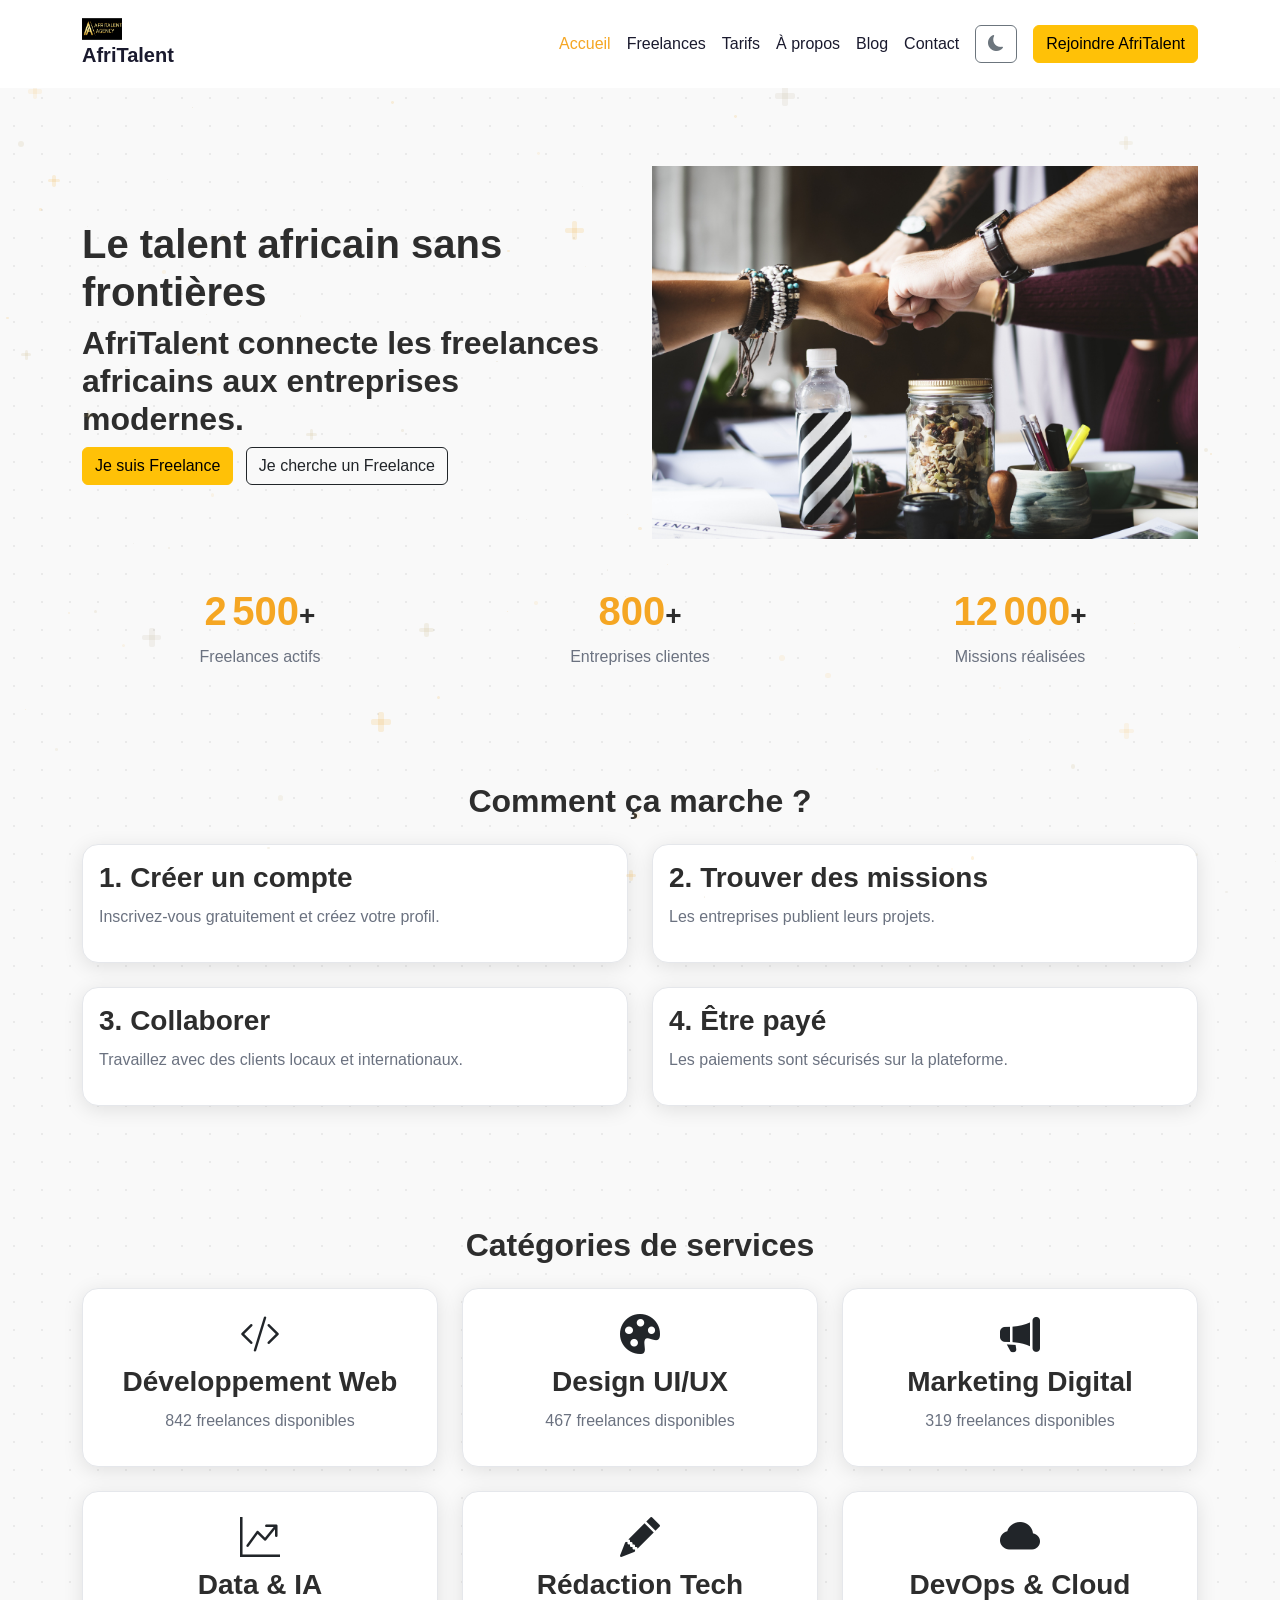
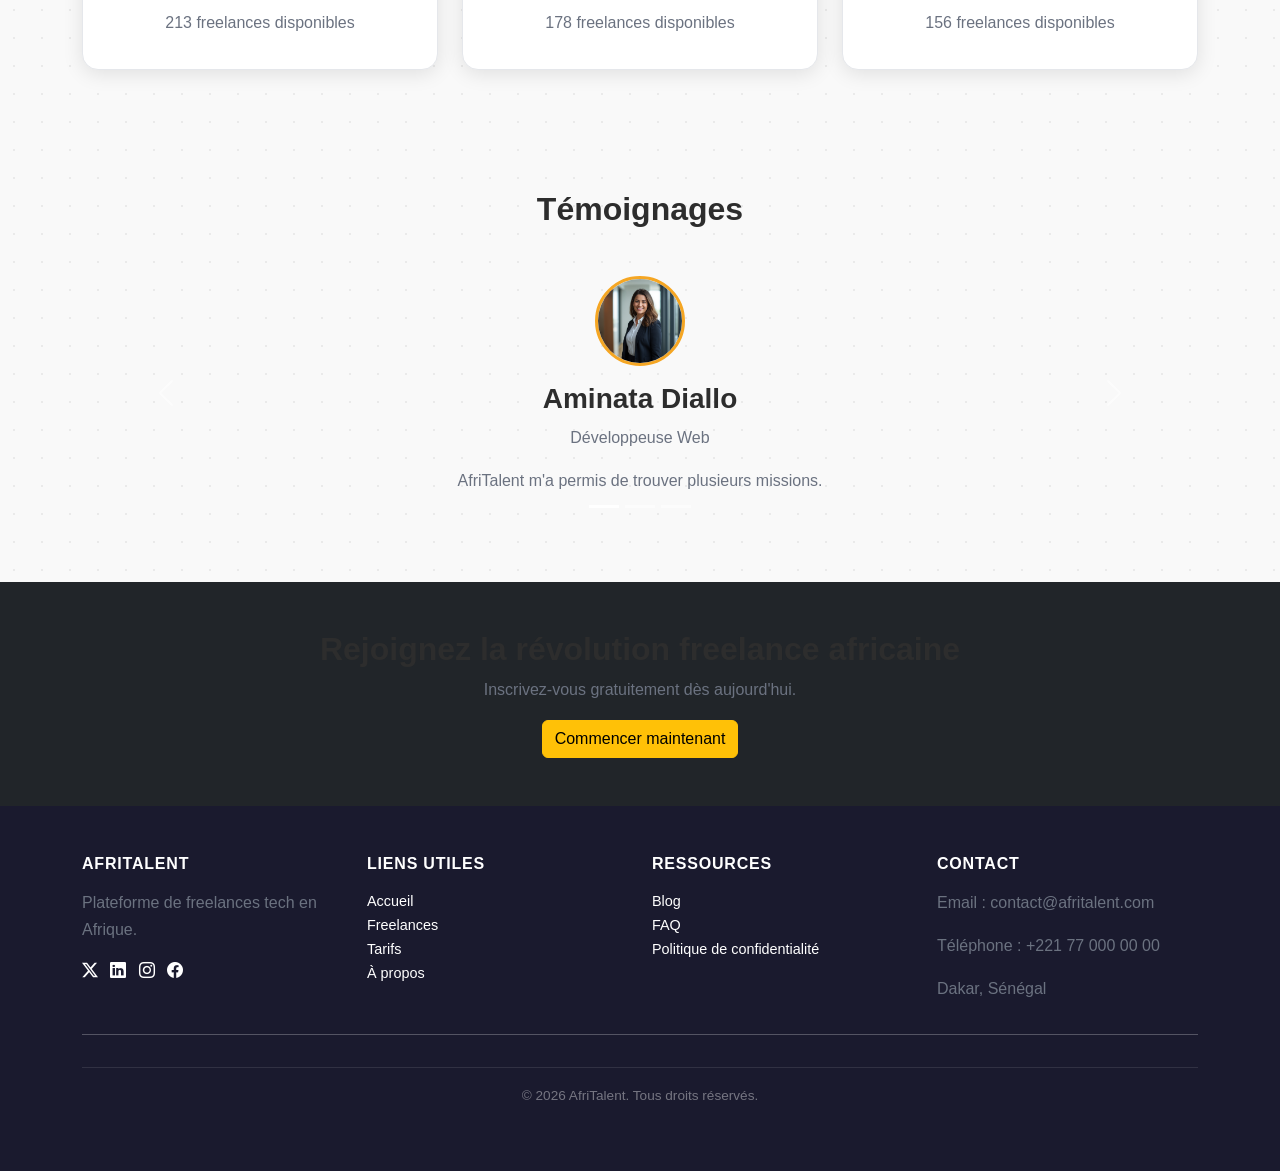
<file: index.html>
<!doctype html>
<html lang="fr">
  <head>
    <meta charset="UTF-8" />
    <meta name="viewport" content="width=device-width, initial-scale=1.0" />
    <title>AfriTalent - Accueil</title>

    <!-- Bootstrap -->
    <link
      href="https://cdn.jsdelivr.net/npm/bootstrap@5.3.3/dist/css/bootstrap.min.css"
      rel="stylesheet"
    />

    <!-- Bootstrap Icons -->
    <link
      href="https://cdn.jsdelivr.net/npm/bootstrap-icons@1.11.3/font/bootstrap-icons.min.css"
      rel="stylesheet"
    />

    <!-- CSS -->
    <link rel="stylesheet" href="css/style.css" />
  </head>

  <body>
    <!-- ================= NAVBAR ================= -->
    <header>
      <nav
        class="navbar navbar-expand-lg fixed-top"
        id="mainNavbar"
        aria-label="Navigation principale"
      >
        <div class="container">
          <a class="navbar-brand" href="index.html">
            <img
              src="images/téléchargement logo.png"
              alt="Logo AfriTalent"
              width="40"
            />
            AfriTalent
          </a>

          <button
            class="navbar-toggler"
            type="button"
            data-bs-toggle="collapse"
            data-bs-target="#menu"
            aria-controls="menu"
            aria-expanded="false"
            aria-label="Ouvrir le menu"
          >
            <span class="navbar-toggler-icon"></span>
          </button>

          <div class="collapse navbar-collapse" id="menu">
            <ul class="navbar-nav ms-auto">
              <li class="nav-item">
                <a class="nav-link active" aria-current="page" href="index.html"
                  >Accueil</a
                >
              </li>
              <li class="nav-item">
                <a class="nav-link" href="freelances.html">Freelances</a>
              </li>
              <li class="nav-item">
                <a class="nav-link" href="tarifs.html">Tarifs</a>
              </li>
              <li class="nav-item">
                <a class="nav-link" href="about.html">À propos</a>
              </li>
              <li class="nav-item">
                <a class="nav-link" href="#blog">Blog</a>
              </li>

              <li class="nav-item">
                <a class="nav-link" href="contact.html">Contact</a>
              </li>
            </ul>

            <button
              id="darkModeToggle"
              class="btn btn-outline-secondary ms-2"
              aria-label="Activer le mode sombre"
            >
              <i class="bi bi-moon-fill"></i>
            </button>

            <a href="contact.html" class="btn btn-warning ms-3"
              >Rejoindre AfriTalent</a
            >
          </div>
        </div>
      </nav>
    </header>

    <!-- ================= MAIN ================= -->
    <main>
      <!-- ================= HERO ================= -->
      <section class="py-5 mt-5">
        <div class="container">
          <div class="row align-items-center">
            <!-- Texte -->
            <div class="col-lg-6">
              <h1>Le talent africain sans frontières</h1>
              <h2>
                AfriTalent connecte les freelances africains aux entreprises
                modernes.
              </h2>

              <a href="freelances.html" class="btn btn-warning me-2">
                Je suis Freelance
              </a>
              <a href="freelances.html" class="btn btn-outline-dark">
                Je cherche un Freelance
              </a>
            </div>

            <!-- Image -->
            <div class="col-lg-6">
              <img
                src="images/rawpixel-action-2277292.jpg"
                alt="Freelances africains"
                class="img-fluid"
              />
            </div>
          </div>

          <!-- Statistiques avec data-target pour les compteurs JS (Commit 7) -->
          <div class="row text-center mt-5">
            <div class="col-md-4">
              <h3><span class="stat-number" data-target="2500">2500</span>+</h3>
              <p>Freelances actifs</p>
            </div>
            <div class="col-md-4">
              <h3><span class="stat-number" data-target="800">800</span>+</h3>
              <p>Entreprises clientes</p>
            </div>
            <div class="col-md-4">
              <h3>
                <span class="stat-number" data-target="12000">12000</span>+
              </h3>
              <p>Missions réalisées</p>
            </div>
          </div>
        </div>
      </section>

      <!-- ================= COMMENT ÇA MARCHE ================= -->
      <section class="py-5">
        <div class="container">
          <h2 class="text-center mb-4">Comment ça marche ?</h2>
          <div class="row">
            <div class="col-md-6 mb-4">
              <article class="card p-3">
                <h3>1. Créer un compte</h3>
                <p>Inscrivez-vous gratuitement et créez votre profil.</p>
              </article>
            </div>
            <div class="col-md-6 mb-4">
              <article class="card p-3">
                <h3>2. Trouver des missions</h3>
                <p>Les entreprises publient leurs projets.</p>
              </article>
            </div>
            <div class="col-md-6 mb-4">
              <article class="card p-3">
                <h3>3. Collaborer</h3>
                <p>Travaillez avec des clients locaux et internationaux.</p>
              </article>
            </div>
            <div class="col-md-6 mb-4">
              <article class="card p-3">
                <h3>4. Être payé</h3>
                <p>Les paiements sont sécurisés sur la plateforme.</p>
              </article>
            </div>
          </div>
        </div>
      </section>

      <!-- ================= CATÉGORIES ================= -->
      <section class="py-5">
        <div class="container">
          <h2 class="text-center mb-4">Catégories de services</h2>
          <div class="row">
            <div class="col-md-4 mb-4">
              <article class="card p-3 text-center">
                <i class="bi bi-code-slash fs-1"></i>
                <h3>Développement Web</h3>
                <p>842 freelances disponibles</p>
              </article>
            </div>
            <div class="col-md-4 mb-4">
              <article class="card p-3 text-center">
                <i class="bi bi-palette-fill fs-1"></i>
                <h3>Design UI/UX</h3>
                <p>467 freelances disponibles</p>
              </article>
            </div>
            <div class="col-md-4 mb-4">
              <article class="card p-3 text-center">
                <i class="bi bi-megaphone-fill fs-1"></i>
                <h3>Marketing Digital</h3>
                <p>319 freelances disponibles</p>
              </article>
            </div>
            <div class="col-md-4 mb-4">
              <article class="card p-3 text-center">
                <i class="bi bi-graph-up-arrow fs-1"></i>
                <h3>Data &amp; IA</h3>
                <p>213 freelances disponibles</p>
              </article>
            </div>
            <div class="col-md-4 mb-4">
              <article class="card p-3 text-center">
                <i class="bi bi-pencil-fill fs-1"></i>
                <h3>Rédaction Tech</h3>
                <p>178 freelances disponibles</p>
              </article>
            </div>
            <div class="col-md-4 mb-4">
              <article class="card p-3 text-center">
                <i class="bi bi-cloud-fill fs-1"></i>
                <h3>DevOps &amp; Cloud</h3>
                <p>156 freelances disponibles</p>
              </article>
            </div>
          </div>
        </div>
      </section>

      <!-- ================= TÉMOIGNAGES ================= -->
      <section class="py-5">
        <div class="container">
          <h2 class="text-center mb-4">Témoignages</h2>
          <div
            id="carouselExample"
            class="carousel slide"
            data-bs-ride="carousel"
          >
            <div class="carousel-indicators">
              <button
                type="button"
                data-bs-target="#carouselExample"
                data-bs-slide-to="0"
                class="active"
                aria-current="true"
                aria-label="Témoignage 1"
              ></button>
              <button
                type="button"
                data-bs-target="#carouselExample"
                data-bs-slide-to="1"
                aria-label="Témoignage 2"
              ></button>
              <button
                type="button"
                data-bs-target="#carouselExample"
                data-bs-slide-to="2"
                aria-label="Témoignage 3"
              ></button>
            </div>

            <div class="carousel-inner">
              <div class="carousel-item active text-center p-4">
                <img
                  src="images/fatou.jpg"
                  alt="Photo d'Aminata Diallo"
                  width="120"
                  class="rounded-circle mb-3"
                />
                <h3>Aminata Diallo</h3>
                <p>Développeuse Web</p>
                <p>AfriTalent m'a permis de trouver plusieurs missions.</p>
              </div>
              <div class="carousel-item text-center p-4">
                <img
                  src="images/moussa.jpg"
                  alt="Photo de Kwame Asante"
                  width="120"
                  class="rounded-circle mb-3"
                />
                <h3>Kwame Asante</h3>
                <p>CEO Startup</p>
                <p>Une excellente plateforme pour recruter rapidement.</p>
              </div>
              <div class="carousel-item text-center p-4">
                <img
                  src="images/may.jpg"
                  alt="Photo de Fatou Koné"
                  width="120"
                  class="rounded-circle mb-3"
                />
                <h3>Fatou Koné</h3>
                <p>Designer UI/UX</p>
                <p>Les clients sont sérieux et les paiements sécurisés.</p>
              </div>
            </div>

            <button
              class="carousel-control-prev"
              type="button"
              data-bs-target="#carouselExample"
              data-bs-slide="prev"
            >
              <span
                class="carousel-control-prev-icon"
                aria-hidden="true"
              ></span>
              <span class="visually-hidden">Précédent</span>
            </button>
            <button
              class="carousel-control-next"
              type="button"
              data-bs-target="#carouselExample"
              data-bs-slide="next"
            >
              <span
                class="carousel-control-next-icon"
                aria-hidden="true"
              ></span>
              <span class="visually-hidden">Suivant</span>
            </button>
          </div>
        </div>
      </section>

      <!-- ================= CTA ================= -->
      <section class="py-5 bg-dark text-white text-center">
        <div class="container">
          <h2>Rejoignez la révolution freelance africaine</h2>
          <p>Inscrivez-vous gratuitement dès aujourd'hui.</p>
          <a href="contact.html" class="btn btn-warning"
            >Commencer maintenant</a
          >
        </div>
      </section>
    </main>

    <!-- ================= FOOTER ================= -->
    <footer class="bg-dark text-white py-5">
      <div class="container">
        <div class="row">
          <div class="col-md-3">
            <h3>AfriTalent</h3>
            <p>Plateforme de freelances tech en Afrique.</p>
            <div>
              <a href="#" class="text-white me-2" aria-label="Twitter"
                ><i class="bi bi-twitter-x"></i
              ></a>
              <a href="#" class="text-white me-2" aria-label="LinkedIn"
                ><i class="bi bi-linkedin"></i
              ></a>
              <a href="#" class="text-white me-2" aria-label="Instagram"
                ><i class="bi bi-instagram"></i
              ></a>
              <a href="#" class="text-white" aria-label="Facebook"
                ><i class="bi bi-facebook"></i
              ></a>
            </div>
          </div>
          <div class="col-md-3">
            <h3>Liens utiles</h3>
            <ul class="list-unstyled">
              <li><a href="index.html" class="text-white">Accueil</a></li>
              <li>
                <a href="freelances.html" class="text-white">Freelances</a>
              </li>
              <li><a href="tarifs.html" class="text-white">Tarifs</a></li>
              <li><a href="about.html" class="text-white">À propos</a></li>
            </ul>
          </div>
          <div class="col-md-3">
            <h3>Ressources</h3>
            <ul class="list-unstyled">
              <li><a href="#" class="text-white">Blog</a></li>
              <li><a href="#" class="text-white">FAQ</a></li>
              <li>
                <a href="#" class="text-white">Politique de confidentialité</a>
              </li>
            </ul>
          </div>
          <div class="col-md-3">
            <h3>Contact</h3>
            <p>Email : contact@afritalent.com</p>
            <p>Téléphone : +221 77 000 00 00</p>
            <p>Dakar, Sénégal</p>
          </div>
        </div>

        <hr />

        <!-- ID currentYear ajouté pour le JS -->
        <p class="text-center">
          &copy; <span id="currentYear"></span> AfriTalent. Tous droits
          réservés.
        </p>
      </div>
    </footer>

    <!-- Bouton retour en haut — ID backToTop ajouté pour le JS -->

    <button id="backToTop" aria-label="Retour en haut de page">
      <i class="bi bi-arrow-up-short"></i>
    </button>

    <!-- Bootstrap JS -->
    <script src="https://cdn.jsdelivr.net/npm/bootstrap@5.3.3/dist/js/bootstrap.bundle.min.js"></script>

    <!-- JS -->
    <script src="js/main.js"></script>
  </body>
</html>
</file>
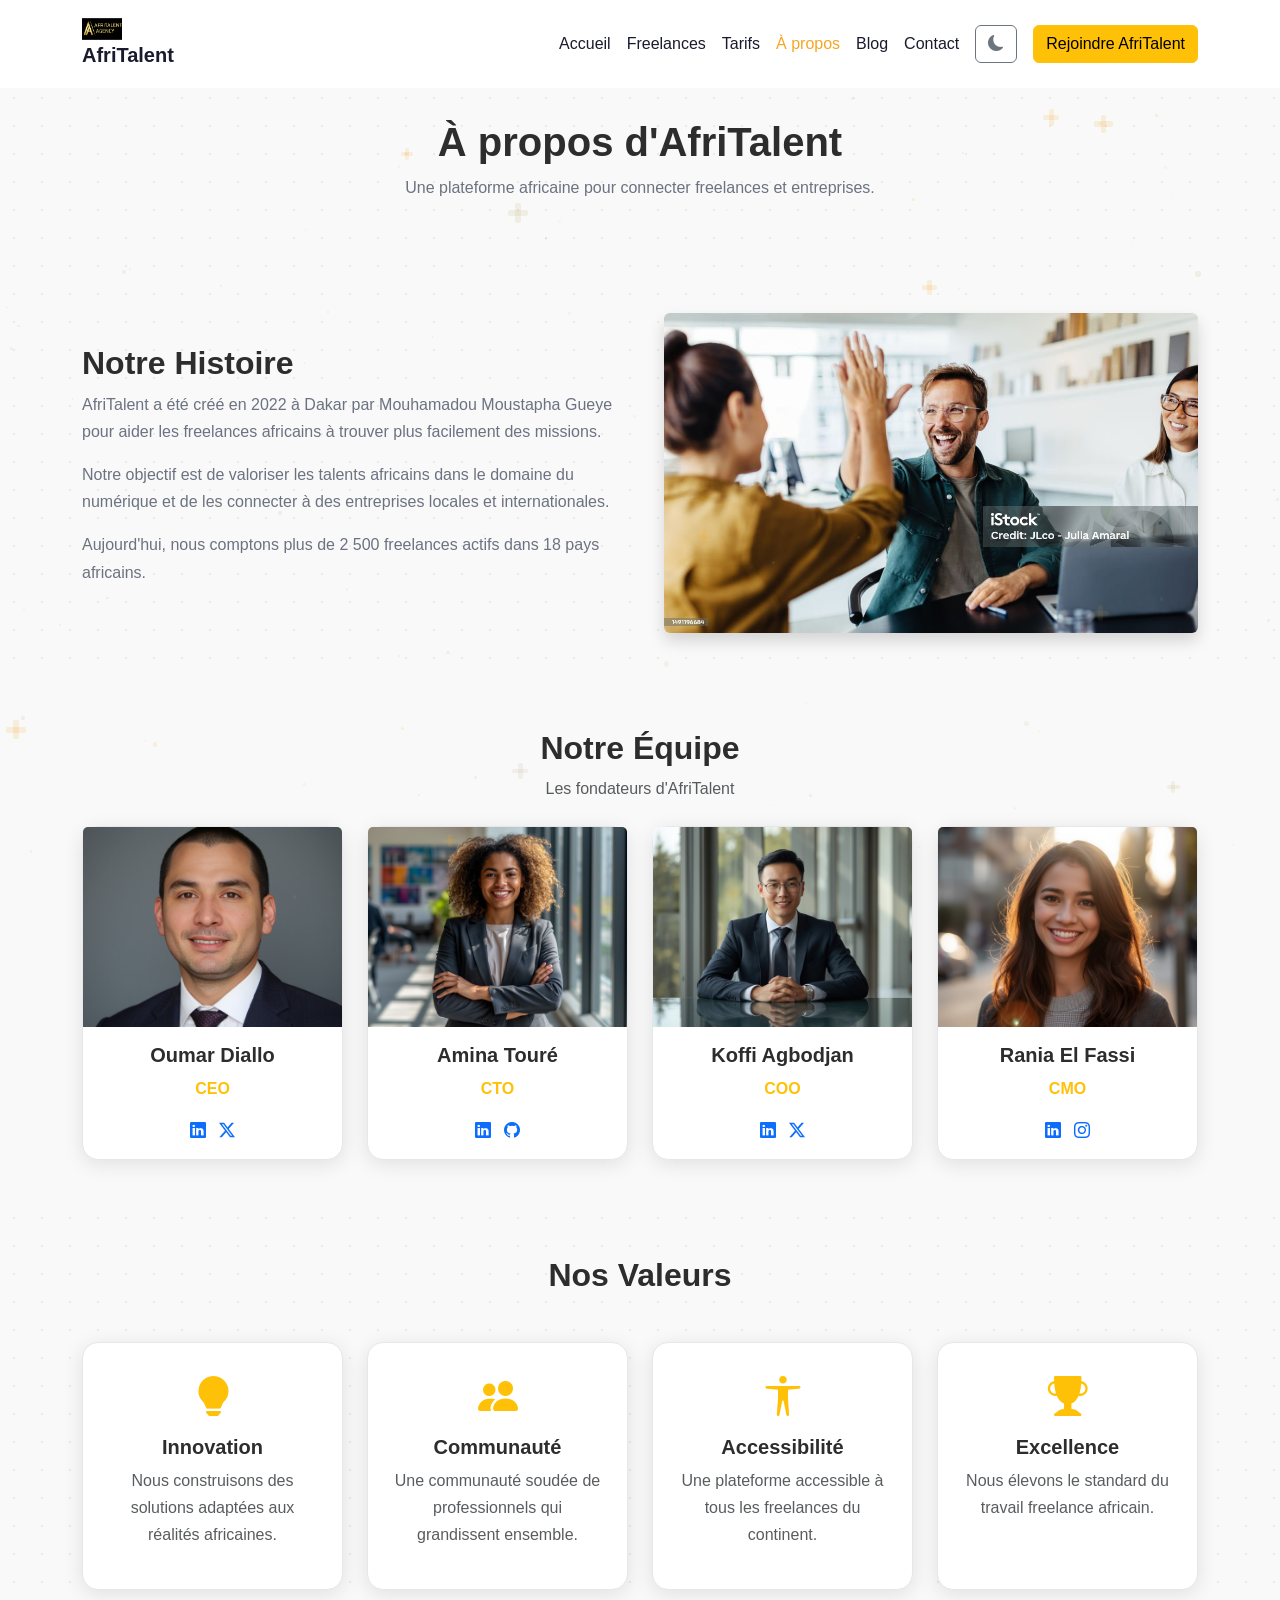
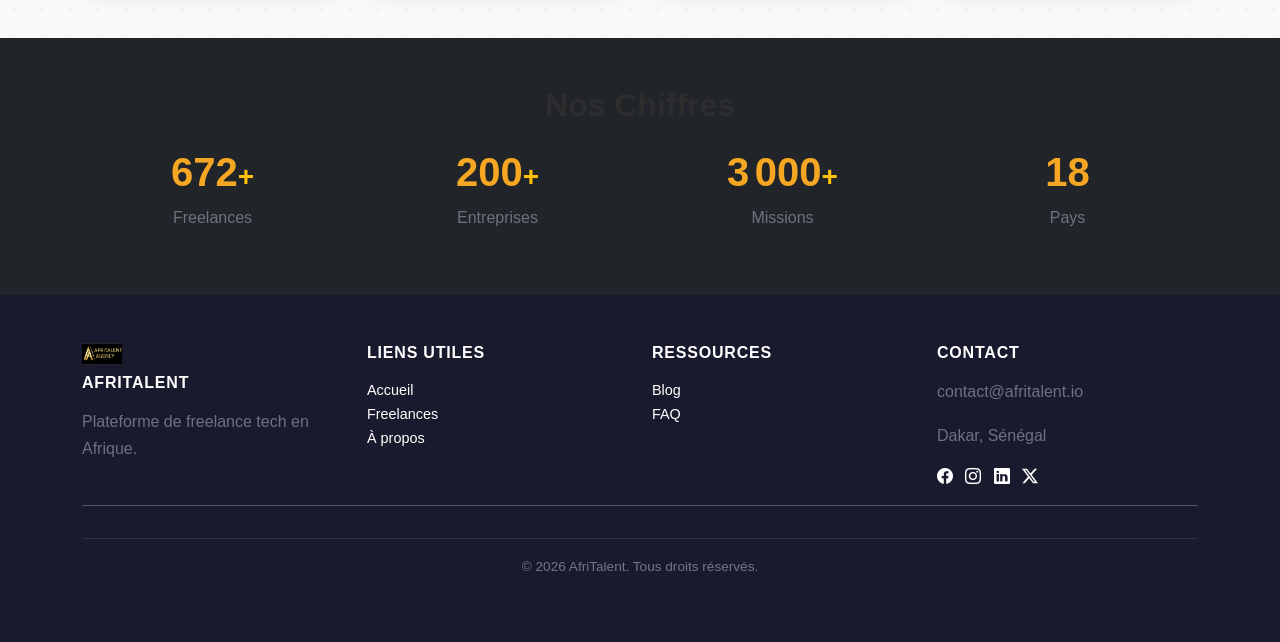
<file: about.html>
<!doctype html>
<html lang="fr">
  <head>
    <meta charset="UTF-8" />
    <meta name="viewport" content="width=device-width, initial-scale=1.0" />
    <title>À propos - AfriTalent</title>

    <link href="https://cdn.jsdelivr.net/npm/bootstrap@5.3.3/dist/css/bootstrap.min.css" rel="stylesheet" />
    <link href="https://cdn.jsdelivr.net/npm/bootstrap-icons@1.11.3/font/bootstrap-icons.min.css" rel="stylesheet" />
    <link rel="stylesheet" href="css/style.css" />
  </head>

  <body>
    <!-- ================= NAVBAR ================= -->
    <header>
      <nav class="navbar navbar-expand-lg fixed-top" id="mainNavbar" aria-label="Navigation principale">
        <div class="container">
          <a class="navbar-brand" href="index.html">
            <img src="images/téléchargement logo.png" alt="Logo AfriTalent" width="40" />
            AfriTalent
          </a>

          <button class="navbar-toggler" type="button" data-bs-toggle="collapse"
            data-bs-target="#menu" aria-controls="menu"
            aria-expanded="false" aria-label="Ouvrir le menu">
            <span class="navbar-toggler-icon"></span>
          </button>

          <div class="collapse navbar-collapse" id="menu">
            <ul class="navbar-nav ms-auto">
              <li class="nav-item"><a class="nav-link" href="index.html">Accueil</a></li>
              <li class="nav-item"><a class="nav-link" href="freelances.html">Freelances</a></li>
              <li class="nav-item"><a class="nav-link" href="tarifs.html">Tarifs</a></li>
              <li class="nav-item"><a class="nav-link active" aria-current="page" href="about.html">À propos</a></li>
              <li class="nav-item"><a class="nav-link" href="#blog">Blog</a></li>
              
              <li class="nav-item"><a class="nav-link" href="contact.html">Contact</a></li>
            </ul>

            <button id="darkModeToggle" class="btn btn-outline-secondary ms-2" aria-label="Activer le mode sombre">
              <i class="bi bi-moon-fill"></i>
            </button>

            <a href="contact.html" class="btn btn-warning ms-3">Rejoindre AfriTalent</a>
          </div>
        </div>
      </nav>
    </header>

    <!-- Hero -->
    <section class="text-center p-5 page-hero-inner" style="margin-top:70px;">
      <div class="container">
        <h1>À propos d'AfriTalent</h1>
        <p>Une plateforme africaine pour connecter freelances et entreprises.</p>
      </div>
    </section>

    <!-- ================= HISTOIRE ================= -->
    <section class="py-5">
      <div class="container">
        <div class="row align-items-center g-5">
          <div class="col-md-6">
            <h2>Notre Histoire</h2>
            <p>AfriTalent a été créé en 2022 à Dakar par Mouhamadou Moustapha Gueye pour aider les freelances africains à trouver plus facilement des missions.</p>
            <p>Notre objectif est de valoriser les talents africains dans le domaine du numérique et de les connecter à des entreprises locales et internationales.</p>
            <p>Aujourd'hui, nous comptons plus de 2 500 freelances actifs dans 18 pays africains.</p>
          </div>
          <div class="col-md-6">
            <img src="images/istockphoto-1491196684-1024x1024.jpg" alt="L'équipe AfriTalent lors du lancement à Dakar" class="img-fluid rounded shadow" />
          </div>
        </div>
      </div>
    </section>

    <!-- ================= ÉQUIPE ================= -->
    <section class="py-5 section-equipe-bg">
      <div class="container text-center">
        <h2>Notre Équipe</h2>
        <p class="text-muted mb-4">Les fondateurs d'AfriTalent</p>
        <div class="row g-4">

          <div class="col-md-3">
            <article class="card h-100">
              <img src="images/habib.jpg" class="card-img-top" alt="Photo de Oumar Diallo, CEO" style="height:200px;object-fit:cover;" />
              <div class="card-body">
                <h3 class="fs-5">Oumar Diallo</h3>
                <p class="text-warning fw-bold">CEO</p>
                <div>
                  <a href="#" class="me-2" aria-label="LinkedIn de Oumar"><i class="bi bi-linkedin"></i></a>
                  <a href="#" aria-label="Twitter de Oumar"><i class="bi bi-twitter-x"></i></a>
                </div>
              </div>
            </article>
          </div>

          <div class="col-md-3">
            <article class="card h-100">
              <img src="images/astou.jpg" class="card-img-top" alt="Photo de Amina Touré, CTO" style="height:200px;object-fit:cover;" />
              <div class="card-body">
                <h3 class="fs-5">Amina Touré</h3>
                <p class="text-warning fw-bold">CTO</p>
                <div>
                  <a href="#" class="me-2" aria-label="LinkedIn de Amina"><i class="bi bi-linkedin"></i></a>
                  <a href="#" aria-label="GitHub de Amina"><i class="bi bi-github"></i></a>
                </div>
              </div>
            </article>
          </div>

          <div class="col-md-3">
            <article class="card h-100">
              <img src="images/cedric.jpg" class="card-img-top" alt="Photo de Koffi Agbodjan, COO" style="height:200px;object-fit:cover;" />
              <div class="card-body">
                <h3 class="fs-5">Koffi Agbodjan</h3>
                <p class="text-warning fw-bold">COO</p>
                <div>
                  <a href="#" class="me-2" aria-label="LinkedIn de Koffi"><i class="bi bi-linkedin"></i></a>
                  <a href="#" aria-label="Twitter de Koffi"><i class="bi bi-twitter-x"></i></a>
                </div>
              </div>
            </article>
          </div>

          <div class="col-md-3">
            <article class="card h-100">
              <img src="images/may.jpg" class="card-img-top" alt="Photo de Rania El Fassi, CMO" style="height:200px;object-fit:cover;" />
              <div class="card-body">
                <h3 class="fs-5">Rania El Fassi</h3>
                <p class="text-warning fw-bold">CMO</p>
                <div>
                  <a href="#" class="me-2" aria-label="LinkedIn de Rania"><i class="bi bi-linkedin"></i></a>
                  <a href="#" aria-label="Instagram de Rania"><i class="bi bi-instagram"></i></a>
                </div>
              </div>
            </article>
          </div>

        </div>
      </div>
    </section>

    <!-- ================= VALEURS ================= -->
    <section class="py-5">
      <div class="container text-center">
        <h2>Nos Valeurs</h2>
        <div class="row mt-4 g-4">
          <div class="col-md-3">
            <div class="card p-4 h-100">
              <i class="bi bi-lightbulb-fill fs-1 text-warning"></i>
              <h3 class="fs-5 mt-2">Innovation</h3>
              <p class="text-muted">Nous construisons des solutions adaptées aux réalités africaines.</p>
            </div>
          </div>
          <div class="col-md-3">
            <div class="card p-4 h-100">
              <i class="bi bi-people-fill fs-1 text-warning"></i>
              <h3 class="fs-5 mt-2">Communauté</h3>
              <p class="text-muted">Une communauté soudée de professionnels qui grandissent ensemble.</p>
            </div>
          </div>
          <div class="col-md-3">
            <div class="card p-4 h-100">
              <i class="bi bi-universal-access fs-1 text-warning"></i>
              <h3 class="fs-5 mt-2">Accessibilité</h3>
              <p class="text-muted">Une plateforme accessible à tous les freelances du continent.</p>
            </div>
          </div>
          <div class="col-md-3">
            <div class="card p-4 h-100">
              <i class="bi bi-trophy-fill fs-1 text-warning"></i>
              <h3 class="fs-5 mt-2">Excellence</h3>
              <p class="text-muted">Nous élevons le standard du travail freelance africain.</p>
            </div>
          </div>
        </div>
      </div>
    </section>

    <!-- ================= CHIFFRES ================= -->
    <section class="py-5 bg-dark text-white text-center">
      <div class="container">
        <h2 class="mb-4">Nos Chiffres</h2>
        <div class="row g-4">
          <div class="col-md-3">
            <h3 class="text-warning"><span class="stat-number" data-target="2500">2500</span>+</h3>
            <p>Freelances</p>
          </div>
          <div class="col-md-3">
            <h3 class="text-warning"><span class="stat-number" data-target="800">800</span>+</h3>
            <p>Entreprises</p>
          </div>
          <div class="col-md-3">
            <h3 class="text-warning"><span class="stat-number" data-target="12000">12000</span>+</h3>
            <p>Missions</p>
          </div>
          <div class="col-md-3">
            <h3 class="text-warning"><span class="stat-number" data-target="18">18</span></h3>
            <p>Pays</p>
          </div>
        </div>
      </div>
    </section>

    <!-- ================= FOOTER ================= -->
    <footer class="bg-dark text-white py-5">
      <div class="container">
        <div class="row">
          <div class="col-md-3">
            <img src="images/téléchargement logo.png" alt="Logo AfriTalent" width="40" />
            <h3 class="mt-2">AfriTalent</h3>
            <p>Plateforme de freelance tech en Afrique.</p>
          </div>
          <div class="col-md-3">
            <h3>Liens utiles</h3>
            <ul class="list-unstyled">
              <li><a href="index.html" class="text-white">Accueil</a></li>
              <li><a href="freelances.html" class="text-white">Freelances</a></li>
              <li><a href="about.html" class="text-white">À propos</a></li>
            </ul>
          </div>
          <div class="col-md-3">
            <h3>Ressources</h3>
            <ul class="list-unstyled">
              <li><a href="#" class="text-white">Blog</a></li>
              <li><a href="#" class="text-white">FAQ</a></li>
            </ul>
          </div>
          <div class="col-md-3">
            <h3>Contact</h3>
            <p>contact@afritalent.io</p>
            <p>Dakar, Sénégal</p>
            <div>
              <a href="#" class="text-white me-2" aria-label="Facebook"><i class="bi bi-facebook"></i></a>
              <a href="#" class="text-white me-2" aria-label="Instagram"><i class="bi bi-instagram"></i></a>
              <a href="#" class="text-white me-2" aria-label="LinkedIn"><i class="bi bi-linkedin"></i></a>
              <a href="#" class="text-white" aria-label="Twitter"><i class="bi bi-twitter-x"></i></a>
            </div>
          </div>
        </div>
        <hr />
        <p class="text-center">&copy; <span id="currentYear"></span> AfriTalent. Tous droits réservés.</p>
      </div>
    </footer>

    <!-- NOUVEAU — propre -->
<button id="backToTop" aria-label="Retour en haut de page">
  <i class="bi bi-arrow-up-short"></i>
</button>

    <script src="https://cdn.jsdelivr.net/npm/bootstrap@5.3.3/dist/js/bootstrap.bundle.min.js"></script>
    <script src="js/main.js"></script>
  </body>
</html>
</file>
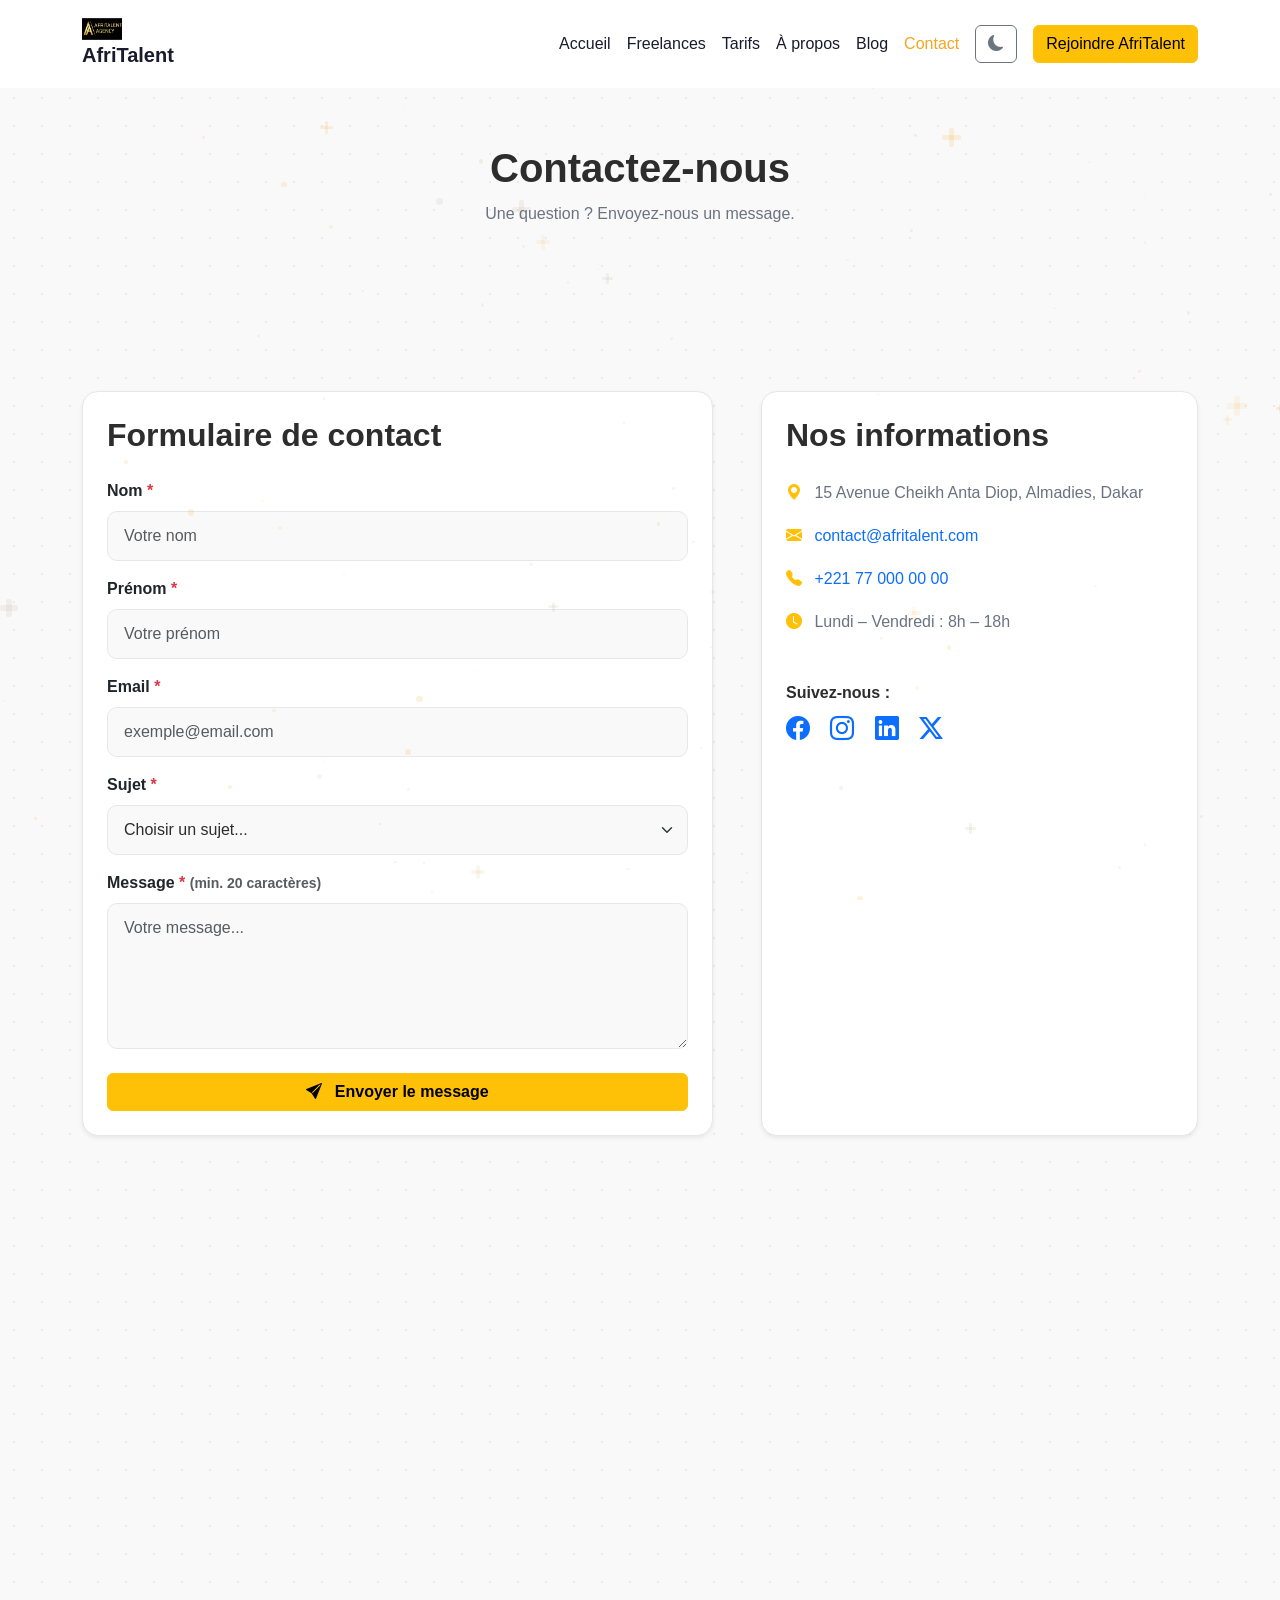
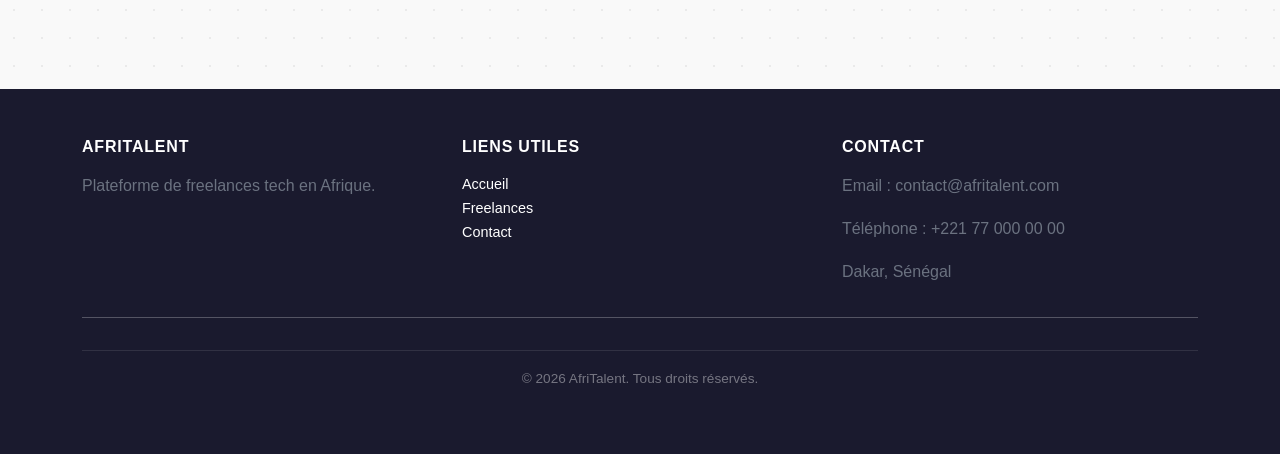
<file: contact.html>
<!doctype html>
<html lang="fr">
  <head>
    <meta charset="UTF-8" />
    <meta name="viewport" content="width=device-width, initial-scale=1.0" />
    <title>Contact - AfriTalent</title>

    <link href="https://cdn.jsdelivr.net/npm/bootstrap@5.3.3/dist/css/bootstrap.min.css" rel="stylesheet" />
    <link href="https://cdn.jsdelivr.net/npm/bootstrap-icons@1.11.3/font/bootstrap-icons.min.css" rel="stylesheet" />
    <link rel="stylesheet" href="css/style.css" />
  </head>

  <body>
    <!-- ================= NAVBAR ================= -->
    <header>
      <nav class="navbar navbar-expand-lg fixed-top" id="mainNavbar" aria-label="Navigation principale">
        <div class="container">
          <a class="navbar-brand" href="index.html">
            <img src="images/téléchargement logo.png" alt="Logo AfriTalent" width="40" />
            AfriTalent
          </a>

          <button class="navbar-toggler" type="button" data-bs-toggle="collapse"
            data-bs-target="#menu" aria-controls="menu"
            aria-expanded="false" aria-label="Ouvrir le menu">
            <span class="navbar-toggler-icon"></span>
          </button>

          <div class="collapse navbar-collapse" id="menu">
            <ul class="navbar-nav ms-auto">
              <li class="nav-item"><a class="nav-link" href="index.html">Accueil</a></li>
              <li class="nav-item"><a class="nav-link" href="freelances.html">Freelances</a></li>
              <li class="nav-item"><a class="nav-link" href="tarifs.html">Tarifs</a></li>
              <li class="nav-item"><a class="nav-link" href="about.html">À propos</a></li>
              <li class="nav-item"><a class="nav-link" href="#blog">Blog</a></li>
              
              <li class="nav-item"><a class="nav-link active" aria-current="page" href="contact.html">Contact</a></li>
            </ul>

            <button id="darkModeToggle" class="btn btn-outline-secondary ms-2" aria-label="Activer le mode sombre">
              <i class="bi bi-moon-fill"></i>
            </button>

            <a href="contact.html" class="btn btn-warning ms-3">Rejoindre AfriTalent</a>
          </div>
        </div>
      </nav>
    </header>

    <!-- ================= MAIN ================= -->
    <main class="mt-5 pt-5">

      <section class="py-5 text-center page-hero-inner">
        <div class="container">
          <h1>Contactez-nous</h1>
          <p>Une question ? Envoyez-nous un message.</p>
        </div>
      </section>

      <!-- ================= FORMULAIRE ================= -->
      <section class="pb-5">
        <div class="container">
          <div class="row g-5">

            <!-- Formulaire -->
            <div class="col-md-7">
              <div class="card p-4 shadow-sm">
                <h2 class="mb-4">Formulaire de contact</h2>

                <!-- PAS de balise form — géré entièrement par JS -->
                <div id="contactForm">

                  <div class="mb-3">
                    <label for="nom" class="form-label fw-bold">Nom <span class="text-danger">*</span></label>
                    <input type="text" id="nom" class="form-control" placeholder="Votre nom" aria-required="true" aria-describedby="nom-error" />
                    <span id="nom-error" class="text-danger small" role="alert" aria-live="polite"></span>
                  </div>

                  <div class="mb-3">
                    <label for="prenom" class="form-label fw-bold">Prénom <span class="text-danger">*</span></label>
                    <input type="text" id="prenom" class="form-control" placeholder="Votre prénom" aria-required="true" aria-describedby="prenom-error" />
                    <span id="prenom-error" class="text-danger small" role="alert" aria-live="polite"></span>
                  </div>

                  <div class="mb-3">
                    <label for="email" class="form-label fw-bold">Email <span class="text-danger">*</span></label>
                    <input type="email" id="email" class="form-control" placeholder="exemple@email.com" aria-required="true" aria-describedby="email-error" />
                    <span id="email-error" class="text-danger small" role="alert" aria-live="polite"></span>
                  </div>

                  <div class="mb-3">
                    <label for="sujet" class="form-label fw-bold">Sujet <span class="text-danger">*</span></label>
                    <select id="sujet" class="form-select" aria-required="true" aria-describedby="sujet-error">
                      <option value="">Choisir un sujet...</option>
                      <option value="inscription">Inscription</option>
                      <option value="tarifs">Tarifs</option>
                      <option value="technique">Support technique</option>
                      <option value="partenariat">Partenariat</option>
                      <option value="autre">Autre</option>
                    </select>
                    <span id="sujet-error" class="text-danger small" role="alert" aria-live="polite"></span>
                  </div>

                  <div class="mb-4">
                    <label for="message" class="form-label fw-bold">Message <span class="text-danger">*</span> <small class="text-muted">(min. 20 caractères)</small></label>
                    <textarea id="message" class="form-control" rows="5" placeholder="Votre message..." aria-required="true" aria-describedby="message-error"></textarea>
                    <span id="message-error" class="text-danger small" role="alert" aria-live="polite"></span>
                  </div>

                  <button type="button" id="submitBtn" class="btn btn-warning w-100 fw-bold">
                    <i class="bi bi-send-fill me-2"></i> Envoyer le message
                  </button>

                  <!-- Message de succès affiché par JS -->
                  <div id="successMsg" class="alert alert-success mt-3 d-none" role="alert">
                    <i class="bi bi-check-circle-fill me-2"></i>
                    Merci ! Votre message a bien été envoyé. Nous vous répondrons dans les 48 heures.
                  </div>

                </div>
              </div>
            </div>

            <!-- Infos de contact -->
            <div class="col-md-5">
              <aside class="card p-4 h-100 shadow-sm" aria-label="Informations de contact">
                <h2 class="mb-4">Nos informations</h2>

                <address>
                  <p><i class="bi bi-geo-alt-fill text-warning me-2"></i> 15 Avenue Cheikh Anta Diop, Almadies, Dakar</p>
                  <p><i class="bi bi-envelope-fill text-warning me-2"></i> <a href="mailto:contact@afritalent.com">contact@afritalent.com</a></p>
                  <p><i class="bi bi-telephone-fill text-warning me-2"></i> <a href="tel:+221770000000">+221 77 000 00 00</a></p>
                  <p><i class="bi bi-clock-fill text-warning me-2"></i> Lundi – Vendredi : 8h – 18h</p>
                </address>

                <div class="mt-3">
                  <h3 class="fs-6 fw-bold">Suivez-nous :</h3>
                  <a href="#" class="me-3 fs-4" aria-label="Facebook"><i class="bi bi-facebook"></i></a>
                  <a href="#" class="me-3 fs-4" aria-label="Instagram"><i class="bi bi-instagram"></i></a>
                  <a href="#" class="me-3 fs-4" aria-label="LinkedIn"><i class="bi bi-linkedin"></i></a>
                  <a href="#" class="fs-4" aria-label="Twitter"><i class="bi bi-twitter-x"></i></a>
                </div>
              </aside>
            </div>

          </div>
        </div>
      </section>

      <!-- Google Maps -->
      <section class="pb-5">
        <div class="container">
          <iframe
            src="https://www.google.com/maps/embed?pb=!1m18!1m12!1m3!1d3858.9!2d-17.5!3d14.7667!2m3!1f0!2f0!3f0!3m2!1i1024!2i768!4f13.1!3m3!1m2!1s0x0%3A0x0!2sAlmadies%2C%20Dakar!5e0!3m2!1sfr!2sfr!4v1700000000000"
            width="100%" height="350"
            style="border:0; border-radius:12px;"
            allowfullscreen="" loading="lazy"
            title="Localisation AfriTalent — Almadies, Dakar">
          </iframe>
        </div>
      </section>

    </main>

    <!-- ================= FOOTER ================= -->
    <footer class="bg-dark text-white py-5">
      <div class="container">
        <div class="row">
          <div class="col-md-4">
            <h3>AfriTalent</h3>
            <p>Plateforme de freelances tech en Afrique.</p>
          </div>
          <div class="col-md-4">
            <h3>Liens utiles</h3>
            <ul class="list-unstyled">
              <li><a href="index.html" class="text-white">Accueil</a></li>
              <li><a href="freelances.html" class="text-white">Freelances</a></li>
              <li><a href="contact.html" class="text-white">Contact</a></li>
            </ul>
          </div>
          <div class="col-md-4">
            <h3>Contact</h3>
            <p>Email : contact@afritalent.com</p>
            <p>Téléphone : +221 77 000 00 00</p>
            <p>Dakar, Sénégal</p>
          </div>
        </div>
        <hr />
        <p class="text-center">&copy; <span id="currentYear"></span> AfriTalent. Tous droits réservés.</p>
      </div>
    </footer>

    <!-- NOUVEAU — propre -->
<button id="backToTop" aria-label="Retour en haut de page">
  <i class="bi bi-arrow-up-short"></i>
</button>

    <script src="https://cdn.jsdelivr.net/npm/bootstrap@5.3.3/dist/js/bootstrap.bundle.min.js"></script>
    <script src="js/main.js"></script>
  </body>
</html>
</file>
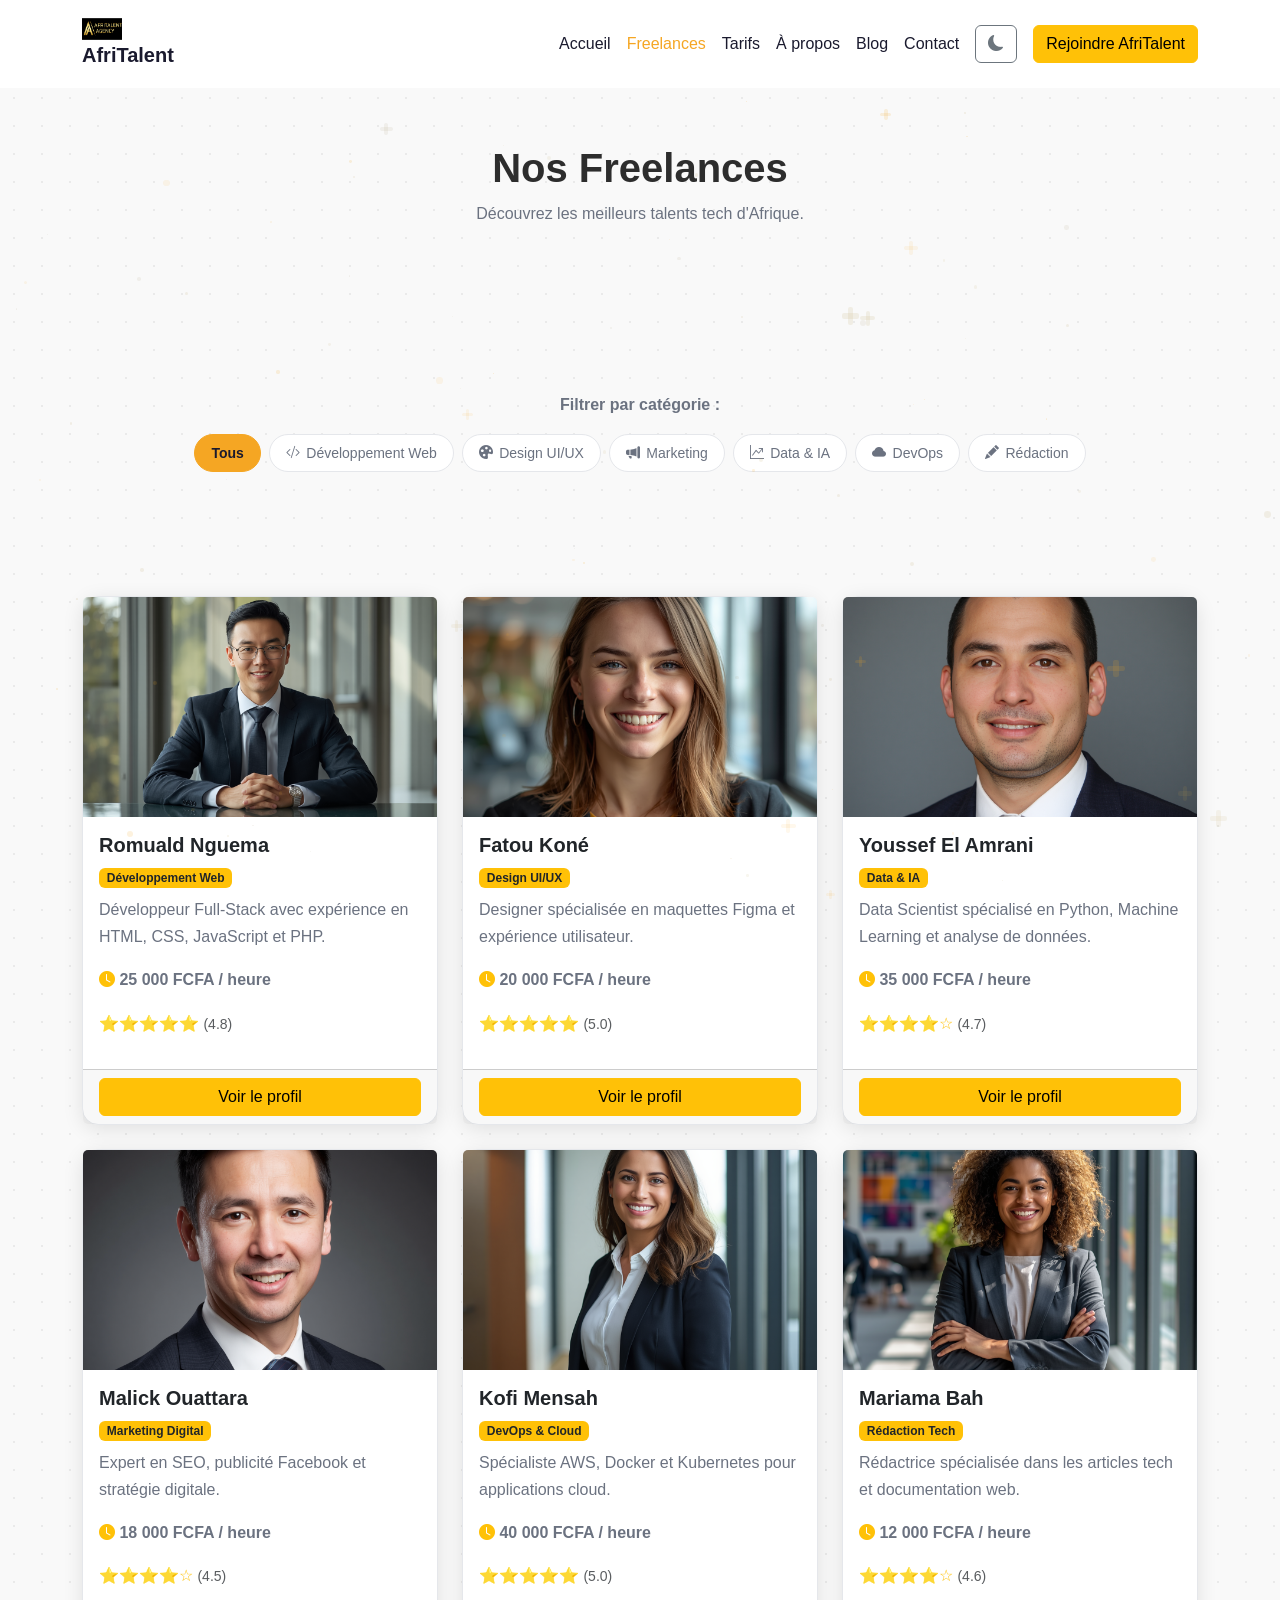
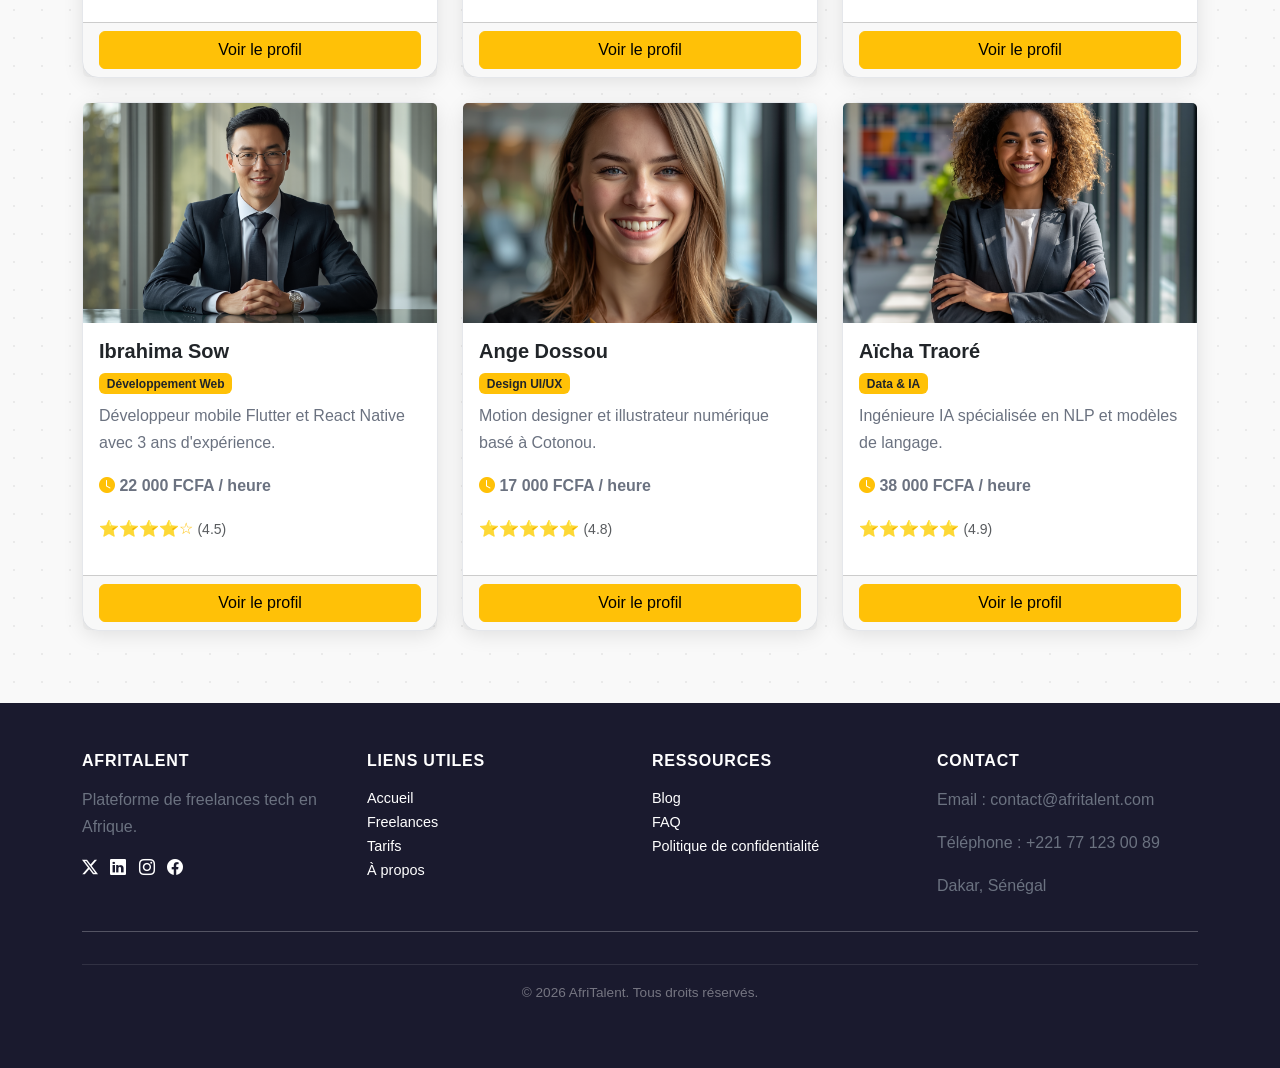
<file: freelances.html>
<!doctype html>
<html lang="fr">
  <head>
    <meta charset="UTF-8" />
    <meta name="viewport" content="width=device-width, initial-scale=1.0" />
    <title>Freelances - AfriTalent</title>

    <link href="https://cdn.jsdelivr.net/npm/bootstrap@5.3.3/dist/css/bootstrap.min.css" rel="stylesheet" />
    <link href="https://cdn.jsdelivr.net/npm/bootstrap-icons@1.11.3/font/bootstrap-icons.min.css" rel="stylesheet" />
    <link rel="stylesheet" href="css/style.css" />
  </head>

  <body>
    <!-- ================= NAVBAR ================= -->
    <header>
      <nav class="navbar navbar-expand-lg fixed-top" id="mainNavbar" aria-label="Navigation principale">
        <div class="container">
          <a class="navbar-brand" href="index.html">
            <img src="images/téléchargement logo.png" alt="Logo AfriTalent" width="40" />
            AfriTalent
          </a>

          <button class="navbar-toggler" type="button" data-bs-toggle="collapse"
            data-bs-target="#menu" aria-controls="menu"
            aria-expanded="false" aria-label="Ouvrir le menu">
            <span class="navbar-toggler-icon"></span>
          </button>

          <div class="collapse navbar-collapse" id="menu">
            <ul class="navbar-nav ms-auto">
              <li class="nav-item"><a class="nav-link" href="index.html">Accueil</a></li>
              <li class="nav-item"><a class="nav-link active" aria-current="page" href="freelances.html">Freelances</a></li>
              <li class="nav-item"><a class="nav-link" href="tarifs.html">Tarifs</a></li>
              <li class="nav-item"><a class="nav-link" href="about.html">À propos</a></li>
              <li class="nav-item"><a class="nav-link" href="#blog">Blog</a></li>
              
              <li class="nav-item"><a class="nav-link" href="contact.html">Contact</a></li>
            </ul>

            <button id="darkModeToggle" class="btn btn-outline-secondary ms-2" aria-label="Activer le mode sombre">
              <i class="bi bi-moon-fill"></i>
            </button>

            <a href="contact.html" class="btn btn-warning ms-3">Rejoindre AfriTalent</a>
          </div>
        </div>
      </nav>
    </header>

    <!-- ================= MAIN ================= -->
    <main class="mt-5 pt-5">

      <!-- Titre -->
      <section class="py-5 text-center page-hero-inner">
        <div class="container">
          <h1>Nos Freelances</h1>
          <p>Découvrez les meilleurs talents tech d'Afrique.</p>
        </div>
      </section>

      <!-- ================= FILTRES ================= -->
      <section class="pb-4">
        <div class="container text-center">
          <p class="fw-bold mb-3">Filtrer par catégorie :</p>
          <div class="filter-buttons justify-content-center">
            <button class="btn-filter active" data-category="tous" aria-pressed="true">Tous</button>
            <button class="btn-filter" data-category="dev-web" aria-pressed="false">
              <i class="bi bi-code-slash"></i> Développement Web
            </button>
            <button class="btn-filter" data-category="design" aria-pressed="false">
              <i class="bi bi-palette-fill"></i> Design UI/UX
            </button>
            <button class="btn-filter" data-category="marketing" aria-pressed="false">
              <i class="bi bi-megaphone-fill"></i> Marketing
            </button>
            <button class="btn-filter" data-category="data-ia" aria-pressed="false">
              <i class="bi bi-graph-up-arrow"></i> Data &amp; IA
            </button>
            <button class="btn-filter" data-category="devops" aria-pressed="false">
              <i class="bi bi-cloud-fill"></i> DevOps
            </button>
            <button class="btn-filter" data-category="redaction" aria-pressed="false">
              <i class="bi bi-pencil-fill"></i> Rédaction
            </button>
          </div>
        </div>
      </section>

      <!-- ================= CARTES FREELANCES ================= -->
      <section class="pb-5">
        <div class="container">
          <div class="row" id="freelanceGrid">

            <!-- Profil 1 -->
            <div class="col-12 col-md-6 col-lg-4 mb-4 freelance-item" data-category="dev-web">
              <article class="card h-100">
                <img src="images/cedric.jpg" class="card-img-top" alt="Photo de Romuald Nguema, développeur web" style="height:220px; object-fit:cover;" />
                <div class="card-body">
                  <h2 class="card-title fs-5">Romuald Nguema</h2>
                  <span class="badge bg-warning text-dark mb-2">Développement Web</span>
                  <p class="card-text">Développeur Full-Stack avec expérience en HTML, CSS, JavaScript et PHP.</p>
                  <p><i class="bi bi-clock-fill text-warning"></i> <strong>25 000 FCFA / heure</strong></p>
                  <p class="text-warning">⭐⭐⭐⭐⭐ <small class="text-muted">(4.8)</small></p>
                </div>
                <div class="card-footer">
                  <a href="#" class="btn btn-warning w-100">Voir le profil</a>
                </div>
              </article>
            </div>

            <!-- Profil 2 -->
            <div class="col-12 col-md-6 col-lg-4 mb-4 freelance-item" data-category="design">
              <article class="card h-100">
                <img src="images/aicha.jpg" class="card-img-top" alt="Photo de Fatou Koné, designer UI/UX" style="height:220px; object-fit:cover;" />
                <div class="card-body">
                  <h2 class="card-title fs-5">Fatou Koné</h2>
                  <span class="badge bg-warning text-dark mb-2">Design UI/UX</span>
                  <p class="card-text">Designer spécialisée en maquettes Figma et expérience utilisateur.</p>
                  <p><i class="bi bi-clock-fill text-warning"></i> <strong>20 000 FCFA / heure</strong></p>
                  <p class="text-warning">⭐⭐⭐⭐⭐ <small class="text-muted">(5.0)</small></p>
                </div>
                <div class="card-footer">
                  <a href="#" class="btn btn-warning w-100">Voir le profil</a>
                </div>
              </article>
            </div>

            <!-- Profil 3 -->
            <div class="col-12 col-md-6 col-lg-4 mb-4 freelance-item" data-category="data-ia">
              <article class="card h-100">
                <img src="images/habib.jpg" class="card-img-top" alt="Photo de Youssef El Amrani, data scientist" style="height:220px; object-fit:cover;" />
                <div class="card-body">
                  <h2 class="card-title fs-5">Youssef El Amrani</h2>
                  <span class="badge bg-warning text-dark mb-2">Data &amp; IA</span>
                  <p class="card-text">Data Scientist spécialisé en Python, Machine Learning et analyse de données.</p>
                  <p><i class="bi bi-clock-fill text-warning"></i> <strong>35 000 FCFA / heure</strong></p>
                  <p class="text-warning">⭐⭐⭐⭐☆ <small class="text-muted">(4.7)</small></p>
                </div>
                <div class="card-footer">
                  <a href="#" class="btn btn-warning w-100">Voir le profil</a>
                </div>
              </article>
            </div>

            <!-- Profil 4 -->
            <div class="col-12 col-md-6 col-lg-4 mb-4 freelance-item" data-category="marketing">
              <article class="card h-100">
                <img src="images/malick.jpg" class="card-img-top" alt="Photo de Malick Ouattara, marketing digital" style="height:220px; object-fit:cover;" />
                <div class="card-body">
                  <h2 class="card-title fs-5">Malick Ouattara</h2>
                  <span class="badge bg-warning text-dark mb-2">Marketing Digital</span>
                  <p class="card-text">Expert en SEO, publicité Facebook et stratégie digitale.</p>
                  <p><i class="bi bi-clock-fill text-warning"></i> <strong>18 000 FCFA / heure</strong></p>
                  <p class="text-warning">⭐⭐⭐⭐☆ <small class="text-muted">(4.5)</small></p>
                </div>
                <div class="card-footer">
                  <a href="#" class="btn btn-warning w-100">Voir le profil</a>
                </div>
              </article>
            </div>

            <!-- Profil 5 -->
            <div class="col-12 col-md-6 col-lg-4 mb-4 freelance-item" data-category="devops">
              <article class="card h-100">
                <img src="images/fatou.jpg" class="card-img-top" alt="Photo de Kofi Mensah, ingénieur DevOps" style="height:220px; object-fit:cover;" />
                <div class="card-body">
                  <h2 class="card-title fs-5">Kofi Mensah</h2>
                  <span class="badge bg-warning text-dark mb-2">DevOps &amp; Cloud</span>
                  <p class="card-text">Spécialiste AWS, Docker et Kubernetes pour applications cloud.</p>
                  <p><i class="bi bi-clock-fill text-warning"></i> <strong>40 000 FCFA / heure</strong></p>
                  <p class="text-warning">⭐⭐⭐⭐⭐ <small class="text-muted">(5.0)</small></p>
                </div>
                <div class="card-footer">
                  <a href="#" class="btn btn-warning w-100">Voir le profil</a>
                </div>
              </article>
            </div>

            <!-- Profil 6 -->
            <div class="col-12 col-md-6 col-lg-4 mb-4 freelance-item" data-category="redaction">
              <article class="card h-100">
                <img src="images/astou.jpg" class="card-img-top" alt="Photo de Mariama Bah, rédactrice tech" style="height:220px; object-fit:cover;" />
                <div class="card-body">
                  <h2 class="card-title fs-5">Mariama Bah</h2>
                  <span class="badge bg-warning text-dark mb-2">Rédaction Tech</span>
                  <p class="card-text">Rédactrice spécialisée dans les articles tech et documentation web.</p>
                  <p><i class="bi bi-clock-fill text-warning"></i> <strong>12 000 FCFA / heure</strong></p>
                  <p class="text-warning">⭐⭐⭐⭐☆ <small class="text-muted">(4.6)</small></p>
                </div>
                <div class="card-footer">
                  <a href="#" class="btn btn-warning w-100">Voir le profil</a>
                </div>
              </article>
            </div>

            <!-- Profil 7 -->
            <div class="col-12 col-md-6 col-lg-4 mb-4 freelance-item" data-category="dev-web">
              <article class="card h-100">
                <img src="images/cedric.jpg" class="card-img-top" alt="Photo de Ibrahima Sow, développeur mobile" style="height:220px; object-fit:cover;" />
                <div class="card-body">
                  <h2 class="card-title fs-5">Ibrahima Sow</h2>
                  <span class="badge bg-warning text-dark mb-2">Développement Web</span>
                  <p class="card-text">Développeur mobile Flutter et React Native avec 3 ans d'expérience.</p>
                  <p><i class="bi bi-clock-fill text-warning"></i> <strong>22 000 FCFA / heure</strong></p>
                  <p class="text-warning">⭐⭐⭐⭐☆ <small class="text-muted">(4.5)</small></p>
                </div>
                <div class="card-footer">
                  <a href="#" class="btn btn-warning w-100">Voir le profil</a>
                </div>
              </article>
            </div>

            <!-- Profil 8 -->
            <div class="col-12 col-md-6 col-lg-4 mb-4 freelance-item" data-category="design">
              <article class="card h-100">
                <img src="images/aicha.jpg" class="card-img-top" alt="Photo de Ange Dossou, motion designer" style="height:220px; object-fit:cover;" />
                <div class="card-body">
                  <h2 class="card-title fs-5">Ange Dossou</h2>
                  <span class="badge bg-warning text-dark mb-2">Design UI/UX</span>
                  <p class="card-text">Motion designer et illustrateur numérique basé à Cotonou.</p>
                  <p><i class="bi bi-clock-fill text-warning"></i> <strong>17 000 FCFA / heure</strong></p>
                  <p class="text-warning">⭐⭐⭐⭐⭐ <small class="text-muted">(4.8)</small></p>
                </div>
                <div class="card-footer">
                  <a href="#" class="btn btn-warning w-100">Voir le profil</a>
                </div>
              </article>
            </div>

            <!-- Profil 9 -->
            <div class="col-12 col-md-6 col-lg-4 mb-4 freelance-item" data-category="data-ia">
              <article class="card h-100">
                <img src="images/astou.jpg" class="card-img-top" alt="Photo de Aïcha Traoré, ingénieure IA" style="height:220px; object-fit:cover;" />
                <div class="card-body">
                  <h2 class="card-title fs-5">Aïcha Traoré</h2>
                  <span class="badge bg-warning text-dark mb-2">Data &amp; IA</span>
                  <p class="card-text">Ingénieure IA spécialisée en NLP et modèles de langage.</p>
                  <p><i class="bi bi-clock-fill text-warning"></i> <strong>38 000 FCFA / heure</strong></p>
                  <p class="text-warning">⭐⭐⭐⭐⭐ <small class="text-muted">(4.9)</small></p>
                </div>
                <div class="card-footer">
                  <a href="#" class="btn btn-warning w-100">Voir le profil</a>
                </div>
              </article>
            </div>

          </div>

          <p id="noResult" class="text-center text-muted py-5" style="display:none;" role="alert">
            Aucun freelance trouvé dans cette catégorie.
          </p>

        </div>
      </section>
    </main>

    <!-- ================= FOOTER ================= -->
    <footer class="bg-dark text-white py-5">
      <div class="container">
        <div class="row">
          <div class="col-md-3">
            <h3>AfriTalent</h3>
            <p>Plateforme de freelances tech en Afrique.</p>
            <div>
              <a href="#" class="text-white me-2" aria-label="Twitter"><i class="bi bi-twitter-x"></i></a>
              <a href="#" class="text-white me-2" aria-label="LinkedIn"><i class="bi bi-linkedin"></i></a>
              <a href="#" class="text-white me-2" aria-label="Instagram"><i class="bi bi-instagram"></i></a>
              <a href="#" class="text-white" aria-label="Facebook"><i class="bi bi-facebook"></i></a>
            </div>
          </div>
          <div class="col-md-3">
            <h3>Liens utiles</h3>
            <ul class="list-unstyled">
              <li><a href="index.html" class="text-white">Accueil</a></li>
              <li><a href="freelances.html" class="text-white">Freelances</a></li>
              <li><a href="tarifs.html" class="text-white">Tarifs</a></li>
              <li><a href="about.html" class="text-white">À propos</a></li>
            </ul>
          </div>
          <div class="col-md-3">
            <h3>Ressources</h3>
            <ul class="list-unstyled">
              <li><a href="#" class="text-white">Blog</a></li>
              <li><a href="#" class="text-white">FAQ</a></li>
              <li><a href="#" class="text-white">Politique de confidentialité</a></li>
            </ul>
          </div>
          <div class="col-md-3">
            <h3>Contact</h3>
            <p>Email : contact@afritalent.com</p>
            <p>Téléphone : +221 77 123 00 89</p>
            <p>Dakar, Sénégal</p>
          </div>
        </div>
        <hr />
        <p class="text-center">&copy; <span id="currentYear"></span> AfriTalent. Tous droits réservés.</p>
      </div>
    </footer>

    <!-- NOUVEAU — propre -->
<button id="backToTop" aria-label="Retour en haut de page">
  <i class="bi bi-arrow-up-short"></i>
</button>

    <script src="https://cdn.jsdelivr.net/npm/bootstrap@5.3.3/dist/js/bootstrap.bundle.min.js"></script>
    <script src="js/main.js"></script>
  </body>
</html>
</file>
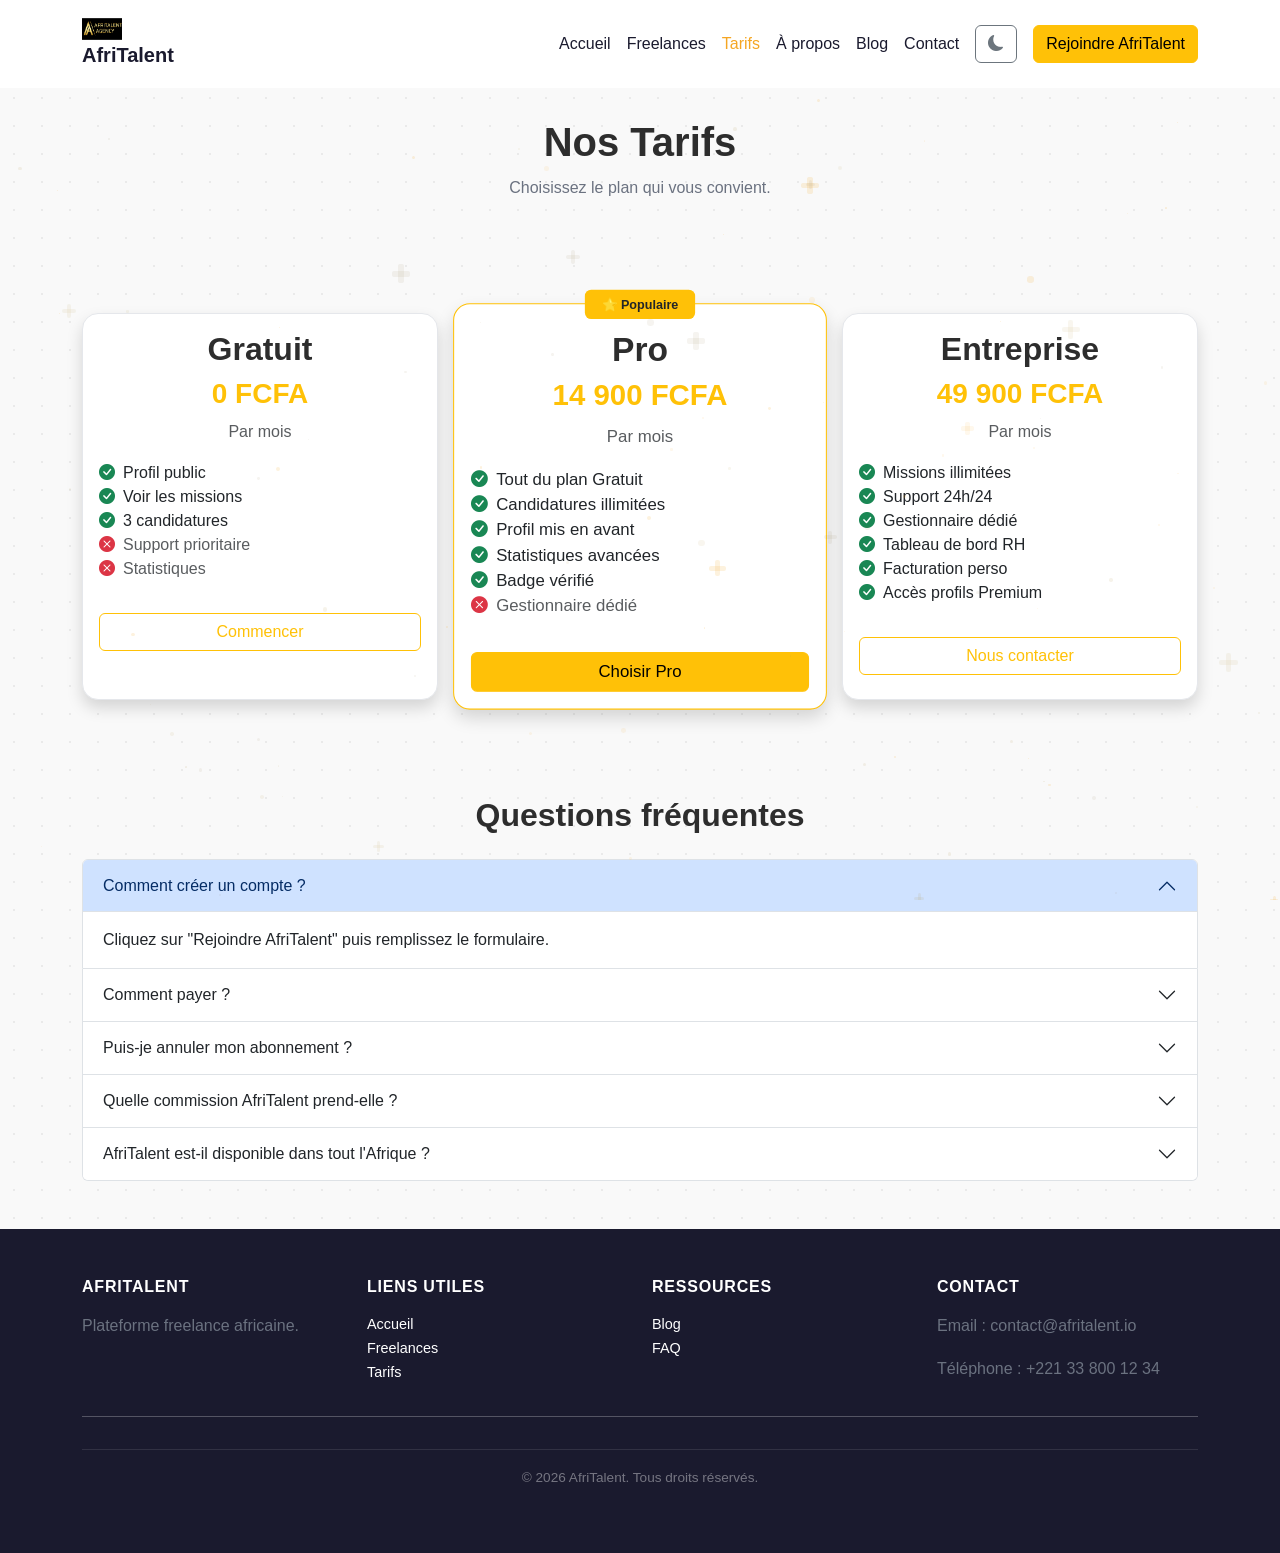
<file: tarifs.html>
<!doctype html>
<html lang="fr">
  <head>
    <meta charset="UTF-8" />
    <meta name="viewport" content="width=device-width, initial-scale=1.0" />
    <title>Tarifs - AfriTalent</title>

    <link href="https://cdn.jsdelivr.net/npm/bootstrap@5.3.3/dist/css/bootstrap.min.css" rel="stylesheet" />
    <link href="https://cdn.jsdelivr.net/npm/bootstrap-icons@1.11.3/font/bootstrap-icons.min.css" rel="stylesheet" />
    <link rel="stylesheet" href="css/style.css" />
  </head>

  <body>
    <!-- ================= NAVBAR ================= -->
    <header>
      <nav class="navbar navbar-expand-lg fixed-top" id="mainNavbar" aria-label="Navigation principale">
        <div class="container">
          <a class="navbar-brand" href="index.html">
            <img src="images/téléchargement logo.png" alt="Logo AfriTalent" width="40" />
            AfriTalent
          </a>

          <button class="navbar-toggler" type="button" data-bs-toggle="collapse"
            data-bs-target="#menu" aria-controls="menu"
            aria-expanded="false" aria-label="Ouvrir le menu">
            <span class="navbar-toggler-icon"></span>
          </button>

          <div class="collapse navbar-collapse" id="menu">
            <ul class="navbar-nav ms-auto">
              <li class="nav-item"><a class="nav-link" href="index.html">Accueil</a></li>
              <li class="nav-item"><a class="nav-link" href="freelances.html">Freelances</a></li>
              <li class="nav-item"><a class="nav-link active" aria-current="page" href="tarifs.html">Tarifs</a></li>
              <li class="nav-item"><a class="nav-link" href="about.html">À propos</a></li>
              <li class="nav-item"><a class="nav-link" href="#blog">Blog</a></li>
              
              <li class="nav-item"><a class="nav-link" href="contact.html">Contact</a></li>
            </ul>

            <button id="darkModeToggle" class="btn btn-outline-secondary ms-2" aria-label="Activer le mode sombre">
              <i class="bi bi-moon-fill"></i>
            </button>

            <a href="contact.html" class="btn btn-warning ms-3">Rejoindre AfriTalent</a>
          </div>
        </div>
      </nav>
    </header>

    <!-- Titre -->
    <section class="text-center p-5 page-hero-inner" style="margin-top:70px;">
      <div class="container">
        <h1>Nos Tarifs</h1>
        <p>Choisissez le plan qui vous convient.</p>
      </div>
    </section>

    <!-- ================= PLANS ================= -->
    <section class="py-5">
      <div class="container">
        <div class="row g-4 justify-content-center">

          <!-- Gratuit -->
          <div class="col-md-4">
            <div class="card h-100 text-center shadow">
              <div class="card-body">
                <h2>Gratuit</h2>
                <h3 class="text-warning">0 FCFA</h3>
                <p class="text-muted">Par mois</p>
                <ul class="list-unstyled text-start">
                  <li><i class="bi bi-check-circle-fill text-success me-2"></i>Profil public</li>
                  <li><i class="bi bi-check-circle-fill text-success me-2"></i>Voir les missions</li>
                  <li><i class="bi bi-check-circle-fill text-success me-2"></i>3 candidatures</li>
                  <li class="text-muted"><i class="bi bi-x-circle-fill text-danger me-2"></i>Support prioritaire</li>
                  <li class="text-muted"><i class="bi bi-x-circle-fill text-danger me-2"></i>Statistiques</li>
                </ul>
                <a href="contact.html" class="btn btn-outline-warning w-100 mt-3">Commencer</a>
              </div>
            </div>
          </div>

          <!-- Pro — mis en avant -->
          <div class="col-md-4">
            <div class="card h-100 text-center shadow border-warning position-relative" style="transform:scale(1.05);">
              <span class="badge bg-warning text-dark position-absolute top-0 start-50 translate-middle px-3 py-2">⭐ Populaire</span>
              <div class="card-body pt-4">
                <h2>Pro</h2>
                <h3 class="text-warning">14 900 FCFA</h3>
                <p class="text-muted">Par mois</p>
                <ul class="list-unstyled text-start">
                  <li><i class="bi bi-check-circle-fill text-success me-2"></i>Tout du plan Gratuit</li>
                  <li><i class="bi bi-check-circle-fill text-success me-2"></i>Candidatures illimitées</li>
                  <li><i class="bi bi-check-circle-fill text-success me-2"></i>Profil mis en avant</li>
                  <li><i class="bi bi-check-circle-fill text-success me-2"></i>Statistiques avancées</li>
                  <li><i class="bi bi-check-circle-fill text-success me-2"></i>Badge vérifié</li>
                  <li class="text-muted"><i class="bi bi-x-circle-fill text-danger me-2"></i>Gestionnaire dédié</li>
                </ul>
                <a href="contact.html" class="btn btn-warning w-100 mt-3">Choisir Pro</a>
              </div>
            </div>
          </div>

          <!-- Entreprise -->
          <div class="col-md-4">
            <div class="card h-100 text-center shadow">
              <div class="card-body">
                <h2>Entreprise</h2>
                <h3 class="text-warning">49 900 FCFA</h3>
                <p class="text-muted">Par mois</p>
                <ul class="list-unstyled text-start">
                  <li><i class="bi bi-check-circle-fill text-success me-2"></i>Missions illimitées</li>
                  <li><i class="bi bi-check-circle-fill text-success me-2"></i>Support 24h/24</li>
                  <li><i class="bi bi-check-circle-fill text-success me-2"></i>Gestionnaire dédié</li>
                  <li><i class="bi bi-check-circle-fill text-success me-2"></i>Tableau de bord RH</li>
                  <li><i class="bi bi-check-circle-fill text-success me-2"></i>Facturation perso</li>
                  <li><i class="bi bi-check-circle-fill text-success me-2"></i>Accès profils Premium</li>
                </ul>
                <a href="contact.html" class="btn btn-outline-warning w-100 mt-3">Nous contacter</a>
              </div>
            </div>
          </div>

        </div>
      </div>
    </section>

    <!-- ================= FAQ ================= -->
    <section class="py-5">
      <div class="container">
        <h2 class="text-center mb-4">Questions fréquentes</h2>
        <div class="accordion" id="faq">

          <div class="accordion-item">
            <h3 class="accordion-header">
              <button class="accordion-button" type="button" data-bs-toggle="collapse" data-bs-target="#q1" aria-expanded="true" aria-controls="q1">
                Comment créer un compte ?
              </button>
            </h3>
            <div id="q1" class="accordion-collapse collapse show" data-bs-parent="#faq">
              <div class="accordion-body">Cliquez sur "Rejoindre AfriTalent" puis remplissez le formulaire.</div>
            </div>
          </div>

          <div class="accordion-item">
            <h3 class="accordion-header">
              <button class="accordion-button collapsed" type="button" data-bs-toggle="collapse" data-bs-target="#q2" aria-expanded="false" aria-controls="q2">
                Comment payer ?
              </button>
            </h3>
            <div id="q2" class="accordion-collapse collapse" data-bs-parent="#faq">
              <div class="accordion-body">Vous pouvez payer par Mobile Money, virement ou carte bancaire.</div>
            </div>
          </div>

          <div class="accordion-item">
            <h3 class="accordion-header">
              <button class="accordion-button collapsed" type="button" data-bs-toggle="collapse" data-bs-target="#q3" aria-expanded="false" aria-controls="q3">
                Puis-je annuler mon abonnement ?
              </button>
            </h3>
            <div id="q3" class="accordion-collapse collapse" data-bs-parent="#faq">
              <div class="accordion-body">Oui, vous pouvez arrêter à tout moment depuis votre tableau de bord.</div>
            </div>
          </div>

          <div class="accordion-item">
            <h3 class="accordion-header">
              <button class="accordion-button collapsed" type="button" data-bs-toggle="collapse" data-bs-target="#q4" aria-expanded="false" aria-controls="q4">
                Quelle commission AfriTalent prend-elle ?
              </button>
            </h3>
            <div id="q4" class="accordion-collapse collapse" data-bs-parent="#faq">
              <div class="accordion-body">10% pour Gratuit, 8% pour Pro, et 5% pour Entreprise.</div>
            </div>
          </div>

          <div class="accordion-item">
            <h3 class="accordion-header">
              <button class="accordion-button collapsed" type="button" data-bs-toggle="collapse" data-bs-target="#q5" aria-expanded="false" aria-controls="q5">
                AfriTalent est-il disponible dans tout l'Afrique ?
              </button>
            </h3>
            <div id="q5" class="accordion-collapse collapse" data-bs-parent="#faq">
              <div class="accordion-body">Oui, nous sommes présents dans 18 pays africains et nous continuons à nous étendre.</div>
            </div>
          </div>

        </div>
      </div>
    </section>

    <!-- ================= FOOTER ================= -->
    <footer class="bg-dark text-white py-5">
      <div class="container">
        <div class="row">
          <div class="col-md-3">
            <h3>AfriTalent</h3>
            <p>Plateforme freelance africaine.</p>
          </div>
          <div class="col-md-3">
            <h3>Liens utiles</h3>
            <ul class="list-unstyled">
              <li><a href="index.html" class="text-white">Accueil</a></li>
              <li><a href="freelances.html" class="text-white">Freelances</a></li>
              <li><a href="tarifs.html" class="text-white">Tarifs</a></li>
            </ul>
          </div>
          <div class="col-md-3">
            <h3>Ressources</h3>
            <ul class="list-unstyled">
              <li><a href="#" class="text-white">Blog</a></li>
              <li><a href="#" class="text-white">FAQ</a></li>
            </ul>
          </div>
          <div class="col-md-3">
            <h3>Contact</h3>
            <p>Email : contact@afritalent.io</p>
            <p>Téléphone : +221 33 800 12 34</p>
          </div>
        </div>
        <hr />
        <p class="text-center">&copy; <span id="currentYear"></span> AfriTalent. Tous droits réservés.</p>
      </div>
    </footer>

    <!-- NOUVEAU — propre -->
<button id="backToTop" aria-label="Retour en haut de page">
  <i class="bi bi-arrow-up-short"></i>
</button>

    <script src="https://cdn.jsdelivr.net/npm/bootstrap@5.3.3/dist/js/bootstrap.bundle.min.js"></script>
    <script src="js/main.js"></script>
  </body>
</html>
</file>
<file: css/style.css>
/* ============================================================
   AfriTalent — style.css
   Auteur    : [Ton Prénom NOM]
   Classe    : Licence 1 Informatique
   Date      : 2026
   ============================================================ */


/* ============================================================
   1. VARIABLES CSS
   ============================================================ */

:root {
  --primary:      #F5A623;
  --secondary:    #1A1A2E;
  --accent:       #E94560;
  --text:         #2D2D2D;
  --text-light:   #6B7280;
  --bg:           #F9F9F9;
  --white:        #FFFFFF;
  --border:       #E5E7EB;

  --title-font:   'Syne', sans-serif;
  --body-font:    'Inter', sans-serif;

  --radius:       16px;
  --shadow:       0 4px 20px rgba(0, 0, 0, 0.1);
  --transition:   0.3s ease;
}


/* ============================================================
   2. DARK MODE — redéfinition des variables
   ============================================================ */

body.dark-mode {
  --bg:         #0F0F1A;
  --white:      #1A1A2E;
  --text:       #F1F1F1;
  --text-light: #A0AEC0;
  --border:     #2D2D4E;
}


/* ============================================================
   3. RESET & BASE
   ============================================================ */

*, *::before, *::after {
  margin: 0;
  padding: 0;
  box-sizing: border-box;
}

html {
  scroll-behavior: smooth;
}

body {
  font-family: var(--body-font);
  background-color: var(--bg);
  color: var(--text);
  overflow-x: hidden;
  transition: background-color 0.3s ease, color 0.3s ease;
}

img {
  max-width: 100%;
  display: block;
}

a {
  text-decoration: none;
  transition: var(--transition);
}

ul {
  list-style: none;
  padding: 0;
}

h1, h2, h3, h4, h5, h6 {
  font-family: var(--title-font);
  font-weight: 700;
  color: var(--text);
}

p {
  color: var(--text-light);
  line-height: 1.7;
}

section {
  padding: 100px 0;
}

main {
  padding-top: 70px;
}


/* ============================================================
   4. CLASSES UTILITAIRES
   ============================================================ */

.section-title {
  font-size: clamp(1.8rem, 3vw, 2.5rem);
  font-weight: 800;
  margin-bottom: 1rem;
}

.section-subtitle {
  color: var(--text-light);
  margin-bottom: 3rem;
}


/* ============================================================
   5. NAVBAR
   ============================================================ */

#mainNavbar {
  background-color: rgba(255, 255, 255, 0.95);
  backdrop-filter: blur(8px);
  transition: var(--transition);
  padding: 0.8rem 0;
}

#mainNavbar.navbar-scrolled {
  box-shadow: var(--shadow);
}

#mainNavbar .navbar-brand {
  font-family: var(--title-font);
  font-weight: 800;
  color: var(--secondary);
}

#mainNavbar .nav-link {
  color: var(--secondary);
  font-weight: 500;
  transition: color var(--transition);
}

#mainNavbar .nav-link:hover,
#mainNavbar .nav-link.active {
  color: var(--primary);
}

/* Bouton CTA navbar */
.btn-cta-nav {
  background: var(--primary);
  color: var(--secondary);
  padding: 0.6rem 1.2rem;
  border-radius: 10px;
  font-weight: 700;
  border: none;
}

.btn-cta-nav:hover {
  background: #e29a1d;
  color: var(--secondary);
}

/* Bouton dark mode */
.btn-icon {
  background: transparent;
  border: 1px solid rgba(0, 0, 0, 0.2);
  color: var(--secondary);
  border-radius: 8px;
  padding: 0.4rem 0.7rem;
  transition: var(--transition);
  cursor: pointer;
}

.btn-icon:hover {
  border-color: var(--primary);
  color: var(--primary);
}

/* Menu mobile */
@media (max-width: 991px) {
  .navbar-collapse {
    background: var(--secondary);
    padding: 1rem;
    border-radius: var(--radius);
    margin-top: 0.5rem;
  }

  .navbar-collapse .nav-link {
    color: #F1F1F1 !important;
  }
}


/* ============================================================
   6. NAVBAR — DARK MODE
   ============================================================ */

body.dark-mode #mainNavbar {
  background-color: rgba(10, 10, 20, 0.97) !important;
  box-shadow: 0 2px 20px rgba(0, 0, 0, 0.5);
}

body.dark-mode #mainNavbar .navbar-brand,
body.dark-mode #mainNavbar .nav-link {
  color: #F1F1F1 !important;
}

body.dark-mode #mainNavbar .nav-link:hover,
body.dark-mode #mainNavbar .nav-link.active {
  color: var(--primary) !important;
}

body.dark-mode #mainNavbar .navbar-toggler {
  border-color: rgba(255, 255, 255, 0.3);
}

body.dark-mode #mainNavbar .navbar-toggler-icon {
  filter: invert(1);
}

body.dark-mode .btn-icon {
  color: var(--primary);
  border-color: var(--primary);
}

body.dark-mode .navbar-collapse {
  background-color: #0A0A14 !important;
}


/* ============================================================
   7. HERO SECTION
   ============================================================ */

.hero-section {
  min-height: 100vh;
  position: relative;
  display: flex;
  align-items: center;
  overflow: hidden;
}

.hero-bg,
.hero-overlay {
  position: absolute;
  inset: 0;
}

.hero-bg img {
  width: 100%;
  height: 100%;
  object-fit: cover;
}

.hero-overlay {
  background: rgba(0, 0, 0, 0.6);
}

.hero-content {
  position: relative;
  z-index: 5;
  color: var(--white);
}

.hero-title {
  font-size: clamp(2.2rem, 5vw, 4rem);
  font-weight: 800;
  color: #FFFFFF;
}

.hero-title span {
  color: var(--primary);
}

.hero-subtitle {
  max-width: 580px;
  margin: 1rem 0 2rem;
  color: rgba(255, 255, 255, 0.85);
  font-size: 1.1rem;
}

.hero-cta-group {
  display: flex;
  gap: 1rem;
  flex-wrap: wrap;
}

/* Points décoratifs dans le hero */
.hero-content::before {
  content: "";
  position: absolute;
  top: 80px;
  right: 160px;
  width: 16px;
  height: 16px;
  background: var(--primary);
  border-radius: 50%;
  box-shadow: 0 0 20px rgba(245, 166, 35, 0.6);
}

.hero-content::after {
  content: "";
  position: absolute;
  bottom: 100px;
  right: 40px;
  width: 16px;
  height: 16px;
  background: var(--accent);
  border-radius: 50%;
  box-shadow: 0 0 20px rgba(233, 69, 96, 0.6);
}

/* Cercles décoratifs hero */
.hero-section::before {
  content: "";
  position: absolute;
  top: -80px;
  right: -120px;
  width: 650px;
  height: 650px;
  border: 3px solid rgba(245, 166, 35, 0.25);
  border-radius: 50%;
  z-index: 1;
}

.hero-section::after {
  content: "";
  position: absolute;
  bottom: -250px;
  left: -200px;
  width: 750px;
  height: 750px;
  border: 3px solid rgba(0, 102, 255, 0.15);
  border-radius: 50%;
  z-index: 1;
}

/* Conteneur des lignes supplémentaires */
.hero-lines {
  position: absolute;
  inset: 0;
  z-index: 0;
  pointer-events: none;
}

.hero-lines span:nth-child(1) {
  position: absolute;
  width: 1100px;
  height: 1100px;
  border: 2px solid rgba(245, 166, 35, 0.12);
  border-radius: 50%;
  top: -480px;
  right: -320px;
}

.hero-lines span:nth-child(2) {
  position: absolute;
  width: 850px;
  height: 850px;
  border: 2px solid rgba(255, 255, 255, 0.08);
  border-radius: 50%;
  top: 60px;
  left: 50%;
  transform: translateX(-50%);
}

.hero-lines span:nth-child(3) {
  position: absolute;
  width: 650px;
  height: 650px;
  border: 2px solid rgba(233, 69, 96, 0.12);
  border-radius: 50%;
  bottom: -220px;
  left: -140px;
}

/* Statistiques */
.stat-number {
  font-family: var(--title-font);
  font-size: 2.5rem;
  font-weight: 800;
  color: var(--primary);
}


/* ============================================================
   8. BOUTONS
   ============================================================ */

.btn-primary-custom,
.btn-secondary-custom,
.btn-cta-main,
.btn-submit {
  padding: 0.85rem 1.8rem;
  border-radius: 10px;
  font-weight: 700;
  transition: var(--transition);
  display: inline-flex;
  align-items: center;
  gap: 0.5rem;
  border: none;
  cursor: pointer;
}

.btn-primary-custom,
.btn-cta-main,
.btn-submit {
  background: var(--primary);
  color: var(--secondary);
}

.btn-secondary-custom {
  background: transparent;
  border: 2px solid rgba(255, 255, 255, 0.7);
  color: #FFFFFF;
}

.btn-primary-custom:hover,
.btn-cta-main:hover,
.btn-submit:hover {
  background: #e29a1d;
  color: var(--secondary);
  transform: translateY(-3px);
}

.btn-secondary-custom:hover {
  background: rgba(255, 255, 255, 0.1);
  color: #FFFFFF;
  transform: translateY(-3px);
}


/* ============================================================
   9. BENTO GRID
   ============================================================ */

.bento-grid-how,
.bento-grid-chiffres {
  display: grid;
  grid-template-columns: repeat(3, 1fr);
  gap: 1.5rem;
  margin-top: 2rem;
}

.bento-card-large {
  grid-column: span 2;
}

.bento-card-wide {
  grid-column: span 3;
}

.bento-card,
.bento-stat {
  background: var(--white);
  padding: 2rem;
  border-radius: var(--radius);
  box-shadow: var(--shadow);
  border: 1px solid var(--border);
  transition: var(--transition);
}

.bento-card:hover {
  transform: translateY(-4px);
}

.bento-stat {
  text-align: center;
}

.step-number {
  font-family: var(--title-font);
  font-size: 2.5rem;
  font-weight: 800;
  color: var(--primary);
  opacity: 0.35;
  display: block;
  margin-bottom: 0.5rem;
}

.step-icon {
  font-size: 2rem;
  color: var(--primary);
  display: block;
  margin-bottom: 0.75rem;
}

.step-title {
  font-family: var(--title-font);
  font-size: 1.15rem;
  font-weight: 700;
  color: var(--text);
  margin-bottom: 0.5rem;
}

/* Lignes décoratives dans les sections */
#comment-ca-marche,
#temoignages {
  position: relative;
  overflow: hidden;
}

#comment-ca-marche::before,
#temoignages::before {
  content: "";
  position: absolute;
  top: 30px;
  left: -180px;
  width: 450px;
  height: 450px;
  border: 2px solid rgba(245, 166, 35, 0.1);
  border-radius: 50%;
}


/* ============================================================
   10. CATÉGORIES
   ============================================================ */

#categories {
  background: var(--secondary);
  position: relative;
  overflow: hidden;
}

#categories::before {
  content: "";
  position: absolute;
  top: 30px;
  left: -180px;
  width: 450px;
  height: 450px;
  border: 2px solid rgba(245, 166, 35, 0.1);
  border-radius: 50%;
}

#categories .section-title,
#categories p {
  color: #FFFFFF;
}

.category-card {
  background: rgba(255, 255, 255, 0.05);
  border: 1px solid rgba(255, 255, 255, 0.1);
  border-radius: var(--radius);
  padding: 2rem;
  text-align: center;
  transition: var(--transition);
  cursor: pointer;
}

.category-card:hover {
  background: var(--primary);
  border-color: var(--primary);
  transform: translateY(-6px);
  box-shadow: 0 10px 30px rgba(245, 166, 35, 0.3);
}

.category-card:hover h3,
.category-card:hover p {
  color: var(--secondary) ;
}

.category-icon {
  font-size: 2.5rem;
  color: var(--primary);
  margin-bottom: 1rem;
  display: block;
  transition: var(--transition);
}

.category-card:hover .category-icon {
  color: var(--secondary);
}

.category-card h3 {
  color: #FFFFFF;
  font-size: 1.1rem;
  margin-bottom: 0.5rem;
}

.category-card p {
  color: rgba(255, 255, 255, 0.6);
  font-size: 0.85rem;
  margin: 0;
}


/* ============================================================
   11. TÉMOIGNAGES
   ============================================================ */

.carousel-item {
  padding: 2rem;
}

.carousel-item img {
  width: 90px;
  height: 90px;
  border-radius: 50%;
  object-fit: cover;
  margin: 0 auto 1rem;
  border: 3px solid var(--primary);
}

.carousel-item h3,
.carousel-item h4 {
  margin-top: 0.75rem;
  color: var(--text);
}

.carousel-item p {
  color: var(--text-light);
}


/* ============================================================
   12. FILTRES FREELANCES
   ============================================================ */

.filter-buttons {
  display: flex;
  flex-wrap: wrap;
  gap: 0.5rem;
  justify-content: center;
}

.btn-filter {
  font-family: var(--body-font);
  font-size: 0.875rem;
  font-weight: 500;
  padding: 0.45rem 1rem;
  border-radius: 50px;
  border: 1px solid var(--border);
  background: var(--white);
  color: var(--text-light);
  cursor: pointer;
  transition: var(--transition);
  display: inline-flex;
  align-items: center;
  gap: 0.4rem;
}

.btn-filter:hover,
.btn-filter.active {
  background: var(--primary);
  border-color: var(--primary);
  color: var(--secondary);
  font-weight: 700;
}


/* ============================================================
   13. CARTES COMMUNES
   ============================================================ */

.card,
.freelance-card,
.pricing-card,
.team-card,
.valeur-card,
.testimonial-card {
  background: var(--white);
  border: 1px solid var(--border);
  border-radius: var(--radius);
  box-shadow: var(--shadow);
  transition: var(--transition);
}

.card:hover,
.freelance-card:hover,
.pricing-card:hover,
.team-card:hover,
.valeur-card:hover {
  transform: translateY(-5px);
  box-shadow: 0 8px 30px rgba(0, 0, 0, 0.15);
}


/* ============================================================
   14. ÉQUIPE (about.html)
   ============================================================ */

.section-equipe,
.section-equipe-bg {
  background-color: #F9F9F9; /* fond clair en light mode */
}

body.dark-mode .section-equipe,
body.dark-mode .section-equipe-bg {
  background-color: #0A0A14 !important;
}

/* ============================================================
   15. FORMULAIRE (contact.html)
   ============================================================ */

.form-control,
.form-select {
  border-radius: 10px;
  padding: 0.75rem 1rem;
  border: 1px solid var(--border);
  background-color: var(--bg);
  color: var(--text);
  transition: var(--transition);
}

.form-control:focus,
.form-select:focus {
  border-color: var(--primary);
  box-shadow: 0 0 0 3px rgba(245, 166, 35, 0.2);
  outline: none;
}

.form-control.is-valid,
.form-select.is-valid {
  border-color: #22C55E;
}

.form-control.is-invalid,
.form-select.is-invalid {
  border-color: var(--accent);
}

.error-msg {
  display: block;
  font-size: 0.82rem;
  color: var(--accent);
  margin-top: 0.25rem;
  min-height: 1.2em;
}

#successMsg {
  margin-top: 1rem;
  padding: 1rem 1.5rem;
  background: rgba(34, 197, 94, 0.1);
  border: 1px solid #22C55E;
  border-radius: 10px;
  color: #16A34A;
  font-weight: 600;
}


/* ============================================================
   16. FOOTER
   ============================================================ */

.site-footer,
footer.bg-dark {
  background: var(--secondary) !important;
  color: #FFFFFF;
  padding: 80px 0 20px;
}

.footer-brand {
  font-family: var(--title-font);
  font-size: 1.3rem;
  font-weight: 800;
  color: #FFFFFF;
}

.footer-col-title,
footer h3 {
  color: #FFFFFF;
  font-family: var(--title-font);
  font-size: 1rem;
  font-weight: 700;
  margin-bottom: 1rem;
  text-transform: uppercase;
  letter-spacing: 0.05em;
}

.footer-desc,
.footer-links a,
.footer-contact a,
footer ul a,
footer address p,
footer address a {
  color: rgba(255, 255, 255, 0.6);
  font-size: 0.9rem;
}

.footer-links a:hover,
.footer-contact a:hover,
footer ul a:hover,
footer address a:hover {
  color: var(--primary);
}

.footer-social {
  display: flex;
  gap: 0.6rem;
  margin-top: 0.75rem;
}

.footer-social a {
  width: 38px;
  height: 38px;
  border-radius: 50%;
  background: rgba(255, 255, 255, 0.1);
  color: #FFFFFF;
  display: flex;
  align-items: center;
  justify-content: center;
  font-size: 1rem;
  transition: var(--transition);
}

.footer-social a:hover {
  background: var(--primary);
  color: var(--secondary);
  transform: translateY(-3px);
}

.footer-bottom,
footer hr + p {
  border-top: 1px solid rgba(255, 255, 255, 0.1);
  padding-top: 1rem;
  margin-top: 2rem;
  text-align: center;
  color: rgba(255, 255, 255, 0.4) !important;
  font-size: 0.85rem;
}


/* ============================================================
   17. BOUTON RETOUR EN HAUT
   ============================================================ */

#backToTop {
  position: fixed;
  right: 1.5rem;
  bottom: 1.5rem;
  width: 46px;
  height: 46px;
  border: none;
  border-radius: 50%;
  background: var(--primary);
  color: var(--secondary);
  display: flex;
  align-items: center;
  justify-content: center;
  font-size: 1.4rem;
  cursor: pointer;
  opacity: 0;
  visibility: hidden;
  transition: var(--transition);
  z-index: 999;
  box-shadow: var(--shadow);
}

#backToTop.visible {
  opacity: 1;
  visibility: visible;
}

#backToTop:hover {
  background: #e29a1d;
  transform: translateY(-3px);
}


/* ============================================================
   18. DARK MODE — Éléments généraux
   ============================================================ */

body.dark-mode {
  background-color: var(--bg);
  color: var(--text);
}

body.dark-mode h1, body.dark-mode h2,
body.dark-mode h3, body.dark-mode h4,
body.dark-mode h5, body.dark-mode h6 {
  color: #F1F1F1;
}

body.dark-mode p {
  color: var(--text-light);
}

/* Cartes */
body.dark-mode .card,
body.dark-mode .bento-card,
body.dark-mode .freelance-card,
body.dark-mode .pricing-card,
body.dark-mode .valeur-card,
body.dark-mode .testimonial-card {
  background-color: #1A1A2E;
  border-color: #2D2D4E;
}

body.dark-mode .card p,
body.dark-mode .text-muted {
  color: var(--text-light) !important;
}

/* Sections claires */
body.dark-mode .bg-light,
body.dark-mode .page-hero-inner {
  background-color: #12122A !important;
}

/* Formulaire */
body.dark-mode .form-control,
body.dark-mode .form-select {
  background-color: #0F0F1A;
  border-color: #2D2D4E;
  color: #F1F1F1;
}

body.dark-mode .form-control::placeholder {
  color: #6B7280;
}

body.dark-mode .form-label {
  color: #F1F1F1;
}

/* Accordion */
body.dark-mode .accordion-item {
  background-color: #1A1A2E;
  border-color: #2D2D4E;
}

body.dark-mode .accordion-button {
  background-color: #1A1A2E;
  color: #F1F1F1;
}

body.dark-mode .accordion-button:not(.collapsed) {
  background-color: #2D2D4E;
  color: var(--primary);
  box-shadow: none;
}

body.dark-mode .accordion-body {
  background-color: #1A1A2E;
  color: var(--text-light);
}

/* Filtres */
body.dark-mode .btn-filter {
  background-color: #1A1A2E;
  border-color: #2D2D4E;
  color: var(--text-light);
}

body.dark-mode .btn-filter.active,
body.dark-mode .btn-filter:hover {
  background-color: var(--primary);
  color: var(--secondary);
}

/* Sections intérieures */
body.dark-mode #comment-ca-marche,
body.dark-mode #temoignages {
  background-color: #0F0F1A;
}

body.dark-mode .border-top {
  border-color: rgba(255, 255, 255, 0.1) !important;
}


/* ============================================================
   19. RESPONSIVE
   ============================================================ */

@media (max-width: 991px) {
  .bento-grid-how,
  .bento-grid-chiffres {
    grid-template-columns: 1fr 1fr;
  }

  .bento-card-large,
  .bento-card-wide {
    grid-column: span 2;
  }
}

@media (max-width: 768px) {
  section {
    padding: 70px 0;
  }

  .hero-title {
    font-size: 2.2rem;
  }

  .section-title {
    font-size: 1.8rem;
  }

  .bento-grid-how,
  .bento-grid-chiffres {
    grid-template-columns: 1fr;
  }

  .bento-card-large,
  .bento-card-wide {
    grid-column: span 1;
  }

  .hero-section::before {
    width: 400px;
    height: 400px;
    top: -150px;
    right: -120px;
  }

  .hero-section::after {
    width: 380px;
    height: 380px;
    bottom: -150px;
    left: -120px;
  }

  .hero-lines span:nth-child(1) {
    width: 550px;
    height: 550px;
    top: -250px;
    right: -180px;
  }

  .hero-lines span:nth-child(2) {
    width: 400px;
    height: 400px;
  }

  .hero-lines span:nth-child(3) {
    width: 320px;
    height: 320px;
    bottom: -120px;
    left: -80px;
  }
}

/* ============================================================
   COMMIT 7 — Animations fade-in au scroll
   ============================================================ */

/* État initial — élément invisible avant animation */
.fade-in-init {
  opacity: 0;
  transform: translateY(30px);
  transition: opacity 0.6s ease, transform 0.6s ease;
}

/* État final — élément visible après animation */
.fade-in-visible {
  opacity: 1;
  transform: translateY(0);
}
</file>
